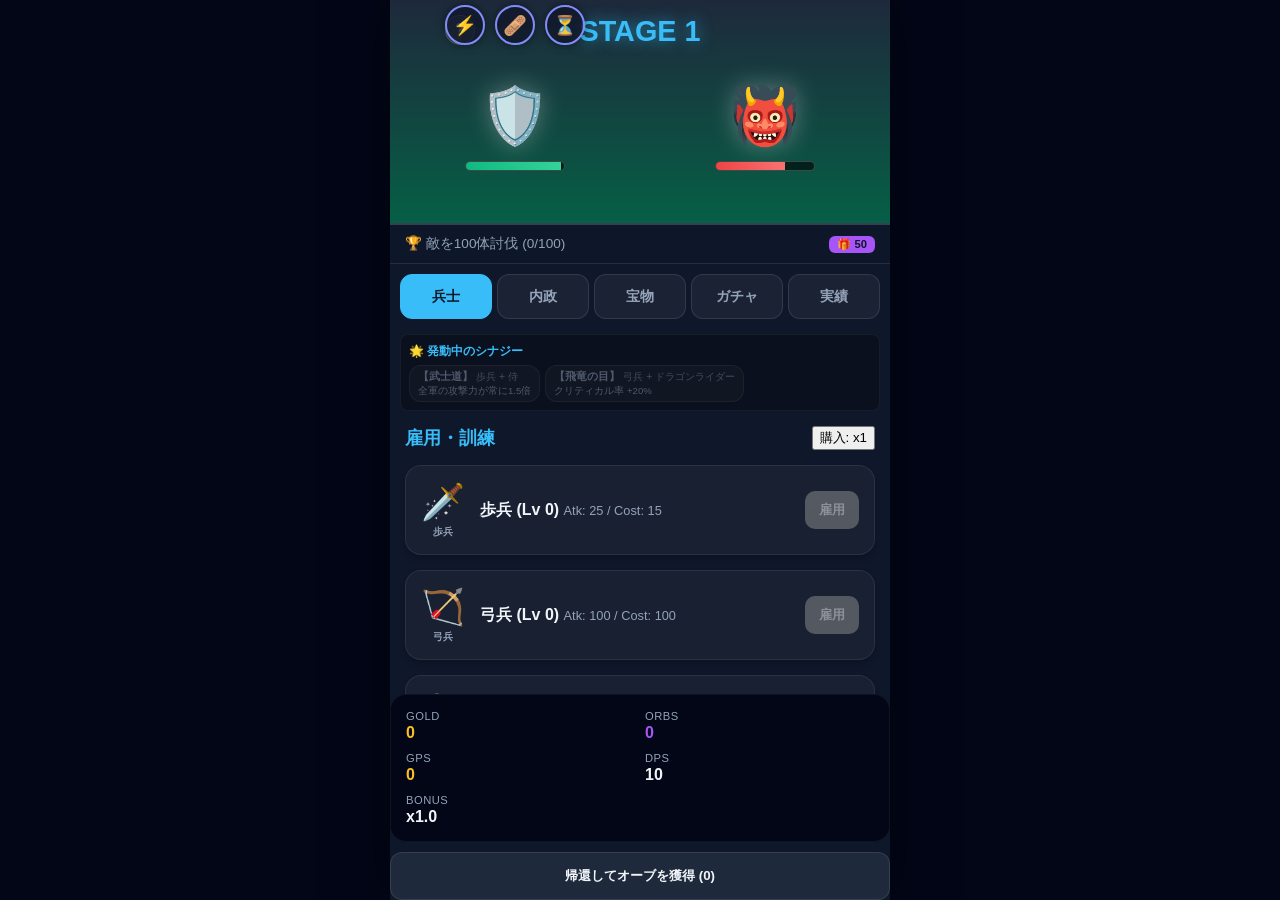
<file: index.html>
<!DOCTYPE html>
<html lang="ja">

<head>
    <meta charset="UTF-8">
    <meta name="viewport" content="width=device-width, initial-scale=1.0">
    <title>Idle Rogue Rich - プロフェッショナル・アップデート</title>
    <link rel="stylesheet" href="css/style.css">
</head>

<body>

    <div class="game-wrapper" id="game-wrapper">
        <div class="help-btn" onclick="openHelp()">?</div>

        <div class="battle-screen" id="battle-screen">
            <!-- アクティブスキルバー -->
            <div class="skill-bar" id="skill-bar">
                <div class="skill-btn" id="btn-thunder" onclick="useSkill('thunder')" title="サンダー: 敵全体に大ダメージ (CD:60秒)">
                    ⚡
                    <div class="skill-cd-overlay" id="cd-thunder"></div>
                </div>
                <div class="skill-btn" id="btn-heal" onclick="useSkill('heal')" title="ヒール: HP全回復 (CD:120秒)">
                    🩹
                    <div class="skill-cd-overlay" id="cd-heal"></div>
                </div>
                <div class="skill-btn" id="btn-haste" onclick="useSkill('haste')" title="ヘイスト: 10秒間、攻撃速度2倍 (CD:180秒)">
                    ⏳
                    <div class="skill-cd-overlay" id="cd-haste"></div>
                </div>
            </div>

            <div id="stage-down-overlay" class="stage-down-overlay">
                <div class="stage-down-text">⚠ Stage Down ⚠</div>
            </div>
            <div id="stage-down-crack" class="stage-down-crack"></div>
            <div id="boss-banner" class="boss-banner">BOSS STAGE</div>

            <div class="speed-controls" id="speed-controls">
                <button class="speed-btn active" onclick="setSpeed(1)">x1</button>
                <button class="speed-btn" id="speed-x2" onclick="setSpeed(2)">x2</button>
                <button class="speed-btn" id="speed-x3" onclick="setSpeed(3)">x3</button>
            </div>

            <div class="stage-info" id="stage-info-display">STAGE <span id="stage-num">1</span></div>
            <div class="units-container">
                <div class="entity walking" id="ally-entity">
                    <div class="avatar">🛡️</div>
                    <div class="hp-container">
                        <div id="ally-hp-bar" class="hp-fill hp-ally"></div>
                    </div>
                </div>
                <div class="entity" id="enemy-entity">
                    <div class="avatar" id="enemy-avatar">👹</div>
                    <div class="hp-container">
                        <div id="enemy-hp-bar" class="hp-fill hp-enemy"></div>
                    </div>
                </div>
            </div>
        </div>

        <div class="management-area">
            <!-- 新しい固定実績バー -->
            <div class="mission-bar" onclick="openMissions()">
                <div class="mission-summary-text" id="mission-summary-text">
                    🎯 ターゲット: 敵を100体討伐 (0/100)
                </div>
                <div class="mission-reward-badge">
                    <span>🎁</span> <span id="mission-reward-val">50</span>
                </div>
            </div>

            <div class="tabs">
                <button class="tab-btn active" onclick="showTab('units')">兵士</button>
                <button class="tab-btn" onclick="showTab('quests')">内政</button>
                <button class="tab-btn" onclick="showTab('artifacts')">宝物</button>
                <button class="tab-btn" onclick="showTab('gacha')">ガチャ</button>
                <button class="tab-btn" onclick="showTab('daily')">実績</button>
            </div>

            <!-- クラスシナジー表示ボード -->
            <div class="synergy-board" id="synergy-board">
                <div class="synergy-title"><span>🌟 発動中のシナジー</span></div>
                <div class="synergy-list" id="synergy-list">
                    <!-- JSにて動的生成 -->
                </div>
            </div>

            <div id="units-tab" class="tab-content active">
                <div class="shop-header">
                    <span class="shop-title">雇用・訓練</span>
                    <button class="toggle-btn" id="buy-mode-btn" onclick="toggleBuyMode()">購入: x1</button>
                </div>
                <div id="unit-list"></div>
            </div>

            <div id="quests-tab" class="tab-content">
                <div class="shop-header">
                    <span class="shop-title">内政・クエスト</span>
                    <button class="toggle-btn" id="quest-buy-mode-btn" onclick="toggleQuestBuyMode()">強化: x1</button>
                </div>
                <p style="font-size: 0.75rem; color: var(--text-dim); margin-bottom: 10px;">
                    クエストを強化することで、戦闘中も自動的にゴールドが生産されます (GPS)。
                </p>
                <div id="quest-list"></div>
            </div>

            <div id="artifacts-tab" class="tab-content">
                <div class="artifact-filter-area">
                    <span style="font-size:0.8rem;">📦 宝物コレクション</span>
                    <select class="rarity-select" id="rarity-filter" onchange="filterArtifacts()">
                        <option value="ALL">すべて</option>
                        <option value="L">LEGEND</option>
                        <option value="SR">SUPER RARE</option>
                        <option value="HR">HYPER RARE</option>
                        <option value="R">RARE</option>
                        <option value="N">NORMAL</option>
                    </select>
                </div>
                <div class="artifact-grid" id="artifact-list">
                    <!-- JSで動的に追加 -->
                </div>
            </div>

            <div id="gacha-tab" class="tab-content">
                <div class="gacha-layout">
                    <div class="gacha-top">
                        <div class="gacha-banner-v2">🌌 神域の宝物典</div>
                        <div style="font-size: 0.8rem; color: var(--text-dim); max-width: 280px; margin: 0 auto;">
                            古の神々が遺した秘宝の数々。<br>
                            オーブを捧げることで、持ち主の魂を恒久的に強化する力の一部を得ることができます。
                        </div>
                        <div style="margin-top:20px; font-size:0.75rem; color:var(--accent-primary);">
                            R以上 30% / HR以上 10% / L 0.5%
                        </div>
                    </div>
                    <div class="gacha-bottom">
                        <button class="gacha-btn-v2 gacha-btn-1" onclick="pullGacha()">
                            1回引く (100 Orbs)
                        </button>
                        <button class="gacha-btn-v2 gacha-btn-10" onclick="pullGacha10()">
                            10回引く (1000 Orbs)
                        </button>
                    </div>
                    <div style="margin-top:15px;">
                        <div style="font-size:0.85rem; color:var(--text-dim); margin-bottom:10px; padding:0 20px;">📦
                            所持アイテム</div>
                        <div class="gacha-owned" id="gacha-owned-list"></div>
                    </div>
                </div>
            </div>

            <!-- ===== 実績（デイリー）タブ ===== -->
            <div id="daily-tab" class="tab-content">
                <div class="shop-header">
                    <span class="shop-title">🏆 デイリー実績</span>
                </div>
                <div class="daily-reset-info" id="daily-reset-timer">次のリセットまで: --:--:--</div>
                <div id="daily-mission-list"></div>
            </div>

            <div class="footer-stats">
                <div class="stat-box">
                    <span class="stat-lbl">Gold</span>
                    <span id="gold-val" class="stat-val color-gold">0</span>
                </div>
                <div class="stat-box">
                    <span class="stat-lbl">Orbs</span>
                    <span id="orb-val" class="stat-val color-orb">0</span>
                </div>
                <div class="stat-box">
                    <span class="stat-lbl">GPS</span>
                    <span id="gps-val" class="stat-val color-gold">0</span>
                </div>
                <div class="stat-box">
                    <span class="stat-lbl">DPS</span>
                    <span id="dps-val" class="stat-val">0</span>
                </div>
                <div class="stat-box">
                    <span class="stat-lbl">Bonus</span>
                    <span id="multi-val" class="stat-val">x1.0</span>
                </div>
            </div>

            <button class="return-btn" id="return-btn" onclick="handleReturn()">
                帰還してオーブを獲得 (<span id="pending-orbs">0</span>)
            </button>
        </div>

        <!-- レジェンド詳細ポップアップ -->
        <div id="legend-detail" class="legend-popup" onclick="this.style.display='none'">
            <div id="legend-detail-content"></div>
            <button class="buy-btn" style="margin-top:15px; width:100%;">閉じる</button>
        </div>

        <!-- 実績詳細モーダル -->
        <div id="mission-modal" class="mission-modal" onclick="event.target === this && closeMissions()">
            <div class="mission-modal-content" onclick="event.stopPropagation()">
                <h2 style="margin-top:0; display:flex; justify-content:space-between; align-items:center;">
                    🎯 ステージ実績
                    <span style="font-size:1rem; color:var(--text-dim); cursor:pointer;"
                        onclick="closeMissions()">✕</span>
                </h2>
                <div id="mission-list-full"></div>
            </div>
        </div>

        <div id="result-overlay" class="overlay">
            <div class="result-card">
                <h2 style="color:var(--accent-primary); margin-top:0;" id="res-title">帰還達成</h2>
                <div id="res-stats-area" style="margin: 25px 0; text-align: left; font-size: 1.1rem;">
                    <div style="display:flex; justify-content:space-between; margin-bottom:10px;">到達ステージ: <span
                            id="res-stage">1</span></div>
                    <div style="display:flex; justify-content:space-between; color:var(--orb); font-weight:bold;">獲得オーブ:
                        <span id="res-orbs">0</span>
                    </div>
                </div>
                <div class="res-art-container">
                    <div style="font-size:0.8rem; color:var(--text-dim); margin-bottom:10px;">獲得した宝物</div>
                    <div id="res-art-list"></div>
                </div>
                <button class="gacha-btn" onclick="closeResult()"
                    style="background:var(--accent-primary); color:var(--bg-color);">次元を越える</button>
            </div>
        </div>

        <!-- ヘルプモーダル -->
        <div id="help-modal" class="modal" onclick="closeHelp()">
            <div class="modal-content" onclick="event.stopPropagation()">
                <span class="close-modal" onclick="closeHelp()">&times;</span>
                <div class="help-content">
                    <h3>遊び方</h3>
                    <p><b>1. 兵士を雇おう:</b> 獲得したゴールドで兵士を雇用し、DPSを上げてください。</p>
                    <p><b>2. ステージを進もう:</b> 敵を倒すと自動的に次のステージへ進みます。10ステージごとにボスが出現します。</p>
                    <p><b>3. 帰還して強化:</b> 限界を感じたら「帰還」しましょう。ステージ数に応じたオーブを獲得し、アーティファクトで永久強化できます。</p>
                    <p><b>4. ガチャで秘宝入手:</b> オーブを使い、強力な特殊能力を持つアーティファクトを引き当てましょう。</p>
                    <p><b>5. レア敵出現:</b> 低確率で大量のゴールドを落とすレア敵が出現します！</p>
                </div>
            </div>
        </div>

        <div id="custom-tooltip" class="tooltip"></div>
        <div id="toast-container" class="toast-container"></div>
    </div>

    <!-- Scripts -->
    <script src="js/data.js"></script>
    <script src="js/game.js"></script>
    <script src="js/ui.js"></script>
    <script src="js/main.js"></script>
</body>

</html>
</file>
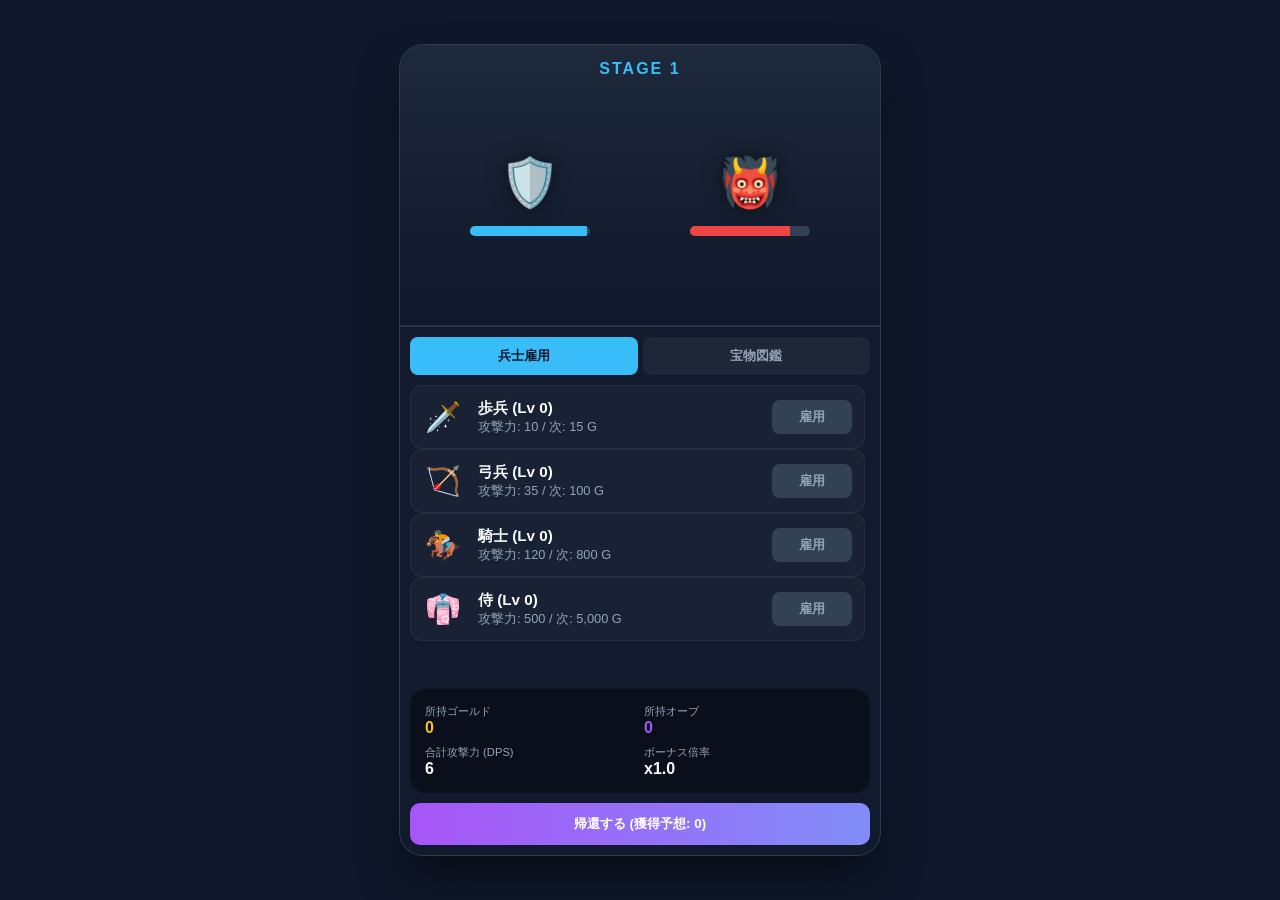
<file: RPG-main/index.html>
<!DOCTYPE html>
<html lang="ja">

<head>
    <meta charset="UTF-8">
    <meta name="viewport" content="width=device-width, initial-scale=1.0">
    <title>Idle Rogue Rich - 究極の放置RPG</title>
    <style>
        :root {
            --bg-color: #0f172a;
            --card-bg: rgba(30, 41, 59, 0.7);
            --text-main: #f8fafc;
            --text-dim: #94a3b8;
            --accent-primary: #38bdf8;
            --accent-secondary: #818cf8;
            --danger: #ef4444;
            --success: #22c55e;
            --gold: #fbbf24;
            --orb: #a855f7;
            --panel-bg: rgba(15, 23, 42, 0.6);
        }

        body {
            margin: 0;
            padding: 0;
            font-family: 'Inter', 'Segoe UI', sans-serif;
            background-color: var(--bg-color);
            color: var(--text-main);
            display: flex;
            justify-content: center;
            align-items: center;
            min-height: 100vh;
            overflow: hidden;
            user-select: none;
        }

        /* ゲーム全体のコンテナ */
        .game-wrapper {
            width: 95%;
            max-width: 480px;
            height: 90vh;
            display: flex;
            flex-direction: column;
            background: var(--card-bg);
            backdrop-filter: blur(15px);
            border: 1px solid rgba(255, 255, 255, 0.1);
            border-radius: 24px;
            overflow: hidden;
            box-shadow: 0 25px 50px -12px rgba(0, 0, 0, 0.6);
        }

        /* --- 上部：バトル実況エリア --- */
        .battle-screen {
            flex: 0 0 240px;
            position: relative;
            background: linear-gradient(to bottom, #1e293b, #0f172a);
            display: flex;
            flex-direction: column;
            justify-content: center;
            align-items: center;
            padding: 20px;
            border-bottom: 2px solid rgba(255, 255, 255, 0.05);
            overflow: hidden;
        }

        .stage-info {
            position: absolute;
            top: 15px;
            font-weight: bold;
            letter-spacing: 2px;
            color: var(--accent-primary);
        }

        .units-container {
            display: flex;
            justify-content: space-around;
            align-items: center;
            width: 100%;
            margin-top: 20px;
            position: relative;
        }

        /* ユニットの視覚表現 */
        .entity {
            display: flex;
            flex-direction: column;
            align-items: center;
            gap: 10px;
            width: 120px;
            transition: transform 0.5s ease;
        }

        .avatar {
            font-size: 3rem;
            filter: drop-shadow(0 0 10px rgba(0, 0, 0, 0.5));
        }

        /* 進軍アニメーション：上下に揺れる */
        .walking {
            animation: bobbing 0.6s infinite ease-in-out;
        }

        @keyframes bobbing {

            0%,
            100% {
                transform: translateY(0);
            }

            50% {
                transform: translateY(-8px);
            }
        }

        /* ダメージ・フラッシュ演出 */
        .hit-flash {
            animation: flash 0.2s fast;
        }

        @keyframes flash {
            0% {
                filter: brightness(1);
            }

            50% {
                filter: brightness(3) sepia(1) hue-rotate(-50deg);
            }

            100% {
                filter: brightness(1);
            }
        }

        /* ダメージ数字ポップアップ */
        .damage-popup {
            position: absolute;
            color: #ff4757;
            font-weight: bold;
            font-size: 1.2rem;
            pointer-events: none;
            animation: popup 0.8s ease-out forwards;
            text-shadow: 0 0 4px black;
            z-index: 100;
        }

        @keyframes popup {
            0% {
                transform: translateY(0);
                opacity: 1;
            }

            100% {
                transform: translateY(-50px);
                opacity: 0;
            }
        }

        .hp-container {
            width: 100%;
            height: 10px;
            background: #334155;
            border-radius: 5px;
            overflow: hidden;
            margin-top: 5px;
        }

        .hp-fill {
            height: 100%;
            transition: width 0.1s linear;
        }

        .hp-ally {
            background: var(--accent-primary);
            width: 100%;
        }

        .hp-enemy {
            background: var(--danger);
            width: 100%;
        }

        /* --- 下部：管理・強化エリア --- */
        .management-area {
            flex: 1;
            display: flex;
            flex-direction: column;
            padding: 10px;
            background: var(--panel-bg);
            overflow: hidden;
        }

        /* タブメニュー */
        .tabs {
            display: flex;
            gap: 5px;
            margin-bottom: 10px;
        }

        .tab-btn {
            flex: 1;
            padding: 10px;
            background: rgba(255, 255, 255, 0.05);
            border: none;
            color: var(--text-dim);
            border-radius: 8px;
            cursor: pointer;
            font-weight: bold;
            transition: all 0.2s;
        }

        .tab-btn.active {
            background: var(--accent-primary);
            color: var(--bg-color);
        }

        .tab-content {
            display: none;
            flex-direction: column;
            gap: 10px;
            overflow-y: auto;
            padding-right: 5px;
        }

        .tab-content.active {
            display: flex;
        }

        /* スクロールバーの美化 */
        .tab-content::-webkit-scrollbar {
            width: 4px;
        }

        .tab-content::-webkit-scrollbar-thumb {
            background: rgba(255, 255, 255, 0.1);
            border-radius: 2px;
        }

        /* カード風アイテム */
        .item-card {
            background: rgba(255, 255, 255, 0.03);
            border: 1px solid rgba(255, 255, 255, 0.05);
            border-radius: 12px;
            padding: 12px;
            display: flex;
            align-items: center;
            gap: 15px;
            transition: transform 0.2s;
        }

        .item-card:active {
            transform: scale(0.98);
        }

        .item-icon {
            font-size: 1.8rem;
            width: 40px;
            text-align: center;
        }

        .item-info {
            flex: 1;
        }

        .item-name {
            display: block;
            font-weight: bold;
            font-size: 0.95rem;
        }

        .item-desc {
            display: block;
            font-size: 0.8rem;
            color: var(--text-dim);
        }

        .buy-btn {
            background: var(--accent-primary);
            color: var(--bg-color);
            border: none;
            padding: 8px 12px;
            border-radius: 8px;
            font-weight: bold;
            cursor: pointer;
            min-width: 80px;
        }

        .buy-btn:disabled {
            background: #334155;
            color: var(--text-dim);
            cursor: not-allowed;
        }

        /* アーティファクト図鑑 */
        .artifact-grid {
            display: grid;
            grid-template-columns: repeat(auto-fill, minmax(60px, 1fr));
            gap: 10px;
        }

        .artifact-slot {
            aspect-ratio: 1;
            background: rgba(0, 0, 0, 0.3);
            border: 1px solid rgba(255, 255, 255, 0.1);
            border-radius: 10px;
            display: flex;
            justify-content: center;
            align-items: center;
            font-size: 1.5rem;
            position: relative;
            filter: grayscale(1);
            opacity: 0.3;
        }

        .artifact-slot.owned {
            filter: grayscale(0);
            opacity: 1;
            border-color: var(--orb);
            box-shadow: 0 0 10px rgba(168, 85, 247, 0.3);
        }

        /* フッター統計 */
        .footer-stats {
            margin-top: auto;
            padding: 15px;
            background: rgba(0, 0, 0, 0.4);
            border-radius: 16px;
            display: grid;
            grid-template-columns: repeat(2, 1fr);
            gap: 8px;
        }

        .stat-box {
            display: flex;
            flex-direction: column;
        }

        .stat-lbl {
            font-size: 0.7rem;
            color: var(--text-dim);
        }

        .stat-val {
            font-weight: bold;
            font-size: 1rem;
        }

        .color-gold {
            color: var(--gold);
        }

        .color-orb {
            color: var(--orb);
        }

        #return-container {
            margin-top: 10px;
        }

        .return-btn {
            width: 100%;
            padding: 12px;
            background: linear-gradient(to right, var(--orb), var(--accent-secondary));
            color: white;
            border: none;
            border-radius: 10px;
            font-weight: bold;
            cursor: pointer;
        }
    </style>
</head>

<body>

    <div class="game-wrapper">
        <!-- バトルエリア -->
        <div class="battle-screen">
            <div class="stage-info">STAGE <span id="stage-num">1</span></div>

            <div class="units-container" id="unit-view">
                <!-- 味方 -->
                <div class="entity walking" id="ally-entity">
                    <div class="avatar">🛡️</div>
                    <div class="hp-container">
                        <div id="ally-hp-bar" class="hp-fill hp-ally"></div>
                    </div>
                </div>

                <!-- 敵 -->
                <div class="entity" id="enemy-entity">
                    <div class="avatar" id="enemy-avatar">👹</div>
                    <div class="hp-container">
                        <div id="enemy-hp-bar" class="hp-fill hp-enemy"></div>
                    </div>
                </div>
            </div>
        </div>

        <!-- 管理エリア -->
        <div class="management-area">
            <div class="tabs">
                <button class="tab-btn active" onclick="showTab('units')">兵士雇用</button>
                <button class="tab-btn" onclick="showTab('artifacts')">宝物図鑑</button>
            </div>

            <!-- 兵士タブ -->
            <div id="units-tab" class="tab-content active">
                <div id="unit-list">
                    <!-- JSで動的に生成 -->
                </div>
            </div>

            <!-- アーティファクトタブ -->
            <div id="artifacts-tab" class="tab-content">
                <div class="artifact-grid" id="artifact-list">
                    <!-- JSで動的に生成 -->
                </div>
            </div>

            <!-- 統計と帰還 -->
            <div class="footer-stats">
                <div class="stat-box">
                    <span class="stat-lbl">所持ゴールド</span>
                    <span id="gold-val" class="stat-val color-gold">0</span>
                </div>
                <div class="stat-box">
                    <span class="stat-lbl">所持オーブ</span>
                    <span id="orb-val" class="stat-val color-orb">0</span>
                </div>
                <div class="stat-box">
                    <span class="stat-lbl">合計攻撃力 (DPS)</span>
                    <span id="dps-val" class="stat-val">0</span>
                </div>
                <div class="stat-box">
                    <span class="stat-lbl">ボーナス倍率</span>
                    <span id="multi-val" class="stat-val">x1.0</span>
                </div>
            </div>

            <div id="return-container">
                <button class="return-btn" id="return-btn" onclick="handleReturn()">
                    帰還する (獲得予想: <span id="pending-orbs">0</span>)
                </button>
            </div>
        </div>
    </div>

    <script>

        // --- 定数定義 ---
        const UNIT_TYPES = [
            { id: 'infantry', name: '歩兵', icon: '🗡️', baseAtk: 10, baseCost: 15 },
            { id: 'archer', name: '弓兵', icon: '🏹', baseAtk: 35, baseCost: 100 },
            { id: 'knight', name: '騎士', icon: '🏇', baseAtk: 120, baseCost: 800 },
            { id: 'samurai', name: '侍', icon: '👘', baseAtk: 500, baseCost: 5000 }
        ];

        const RARITIES = {
            L: { name: 'レジェンド', color: '#fbbf24', chance: 0.005 },
            SR: { name: 'スーパーレア', color: '#a855f7', chance: 0.025 },
            HR: { name: 'ハイパーレア', color: '#3b82f6', chance: 0.07 },
            R: { name: 'レア', color: '#22c55e', chance: 0.20 },
            N: { name: 'ノーマル', color: '#94a3b8', chance: 0.70 }
        };

        const ARTIFACT_DATA = [
            { id: 'gungnir', rarity: 'L', name: '神槍グングニル', icon: '🔱', effect: 'atk_add', value: 10.0 },
            { id: 'dainsleif', rarity: 'L', name: '魔剣ダインスレイヴ', icon: '👿', effect: 'atk_add', value: 5.0, special: 'regen' },
            { id: 'legend_sword', rarity: 'SR', name: '伝説の剣', icon: '⚔️', effect: 'atk_add', value: 1.0 },
            { id: 'sage_stone', rarity: 'SR', name: '賢者の石', icon: '💎', effect: 'gold_multi', value: 1.0 },
            { id: 'tyrant_shield', rarity: 'SR', name: '覇王の盾', icon: '🛡️', effect: 'hp_multi', value: 1.0 },
            { id: 'mithril_sword', rarity: 'HR', name: 'ミスリルの剣', icon: '🗡️', effect: 'atk_add', value: 0.75 },
            { id: 'diamond', rarity: 'HR', name: 'ダイヤモンド', icon: '💠', effect: 'gold_multi', value: 0.75 },
            { id: 'hero_shield', rarity: 'HR', name: '勇者の盾', icon: '🔰', effect: 'hp_multi', value: 0.75 },
            { id: 'haste_boots', rarity: 'HR', name: '韋駄天の靴', icon: '👟', effect: 'atk_multi', value: 0.75 },
            { id: 'crystal', rarity: 'R', name: 'クリスタル', icon: '🔮', effect: 'gold_multi', value: 0.5 },
            { id: 'iron_shield_r', rarity: 'R', name: '鉄の盾', icon: '🛡️', effect: 'hp_multi', value: 0.5 },
            { id: 'sport_shoes', rarity: 'R', name: 'スポーツシューズ', icon: '👟', effect: 'atk_multi', value: 0.5 },
            { id: 'gold_sword_r', rarity: 'R', name: '黄金の剣', icon: '✨', effect: 'atk_add', value: 0.5 },
            { id: 'iron_sword', rarity: 'N', name: '鉄の剣', icon: '⚔️', effect: 'atk_add', value: 0.25 },
            { id: 'medal', rarity: 'N', name: 'メダル', icon: '🏅', effect: 'gold_multi', value: 0.25 },
            { id: 'shoes', rarity: 'N', name: '靴', icon: '👞', effect: 'atk_multi', value: 0.25 },
            { id: 'shield_n', rarity: 'N', name: '盾', icon: '🛡️', effect: 'hp_multi', value: 0.25 }
        ];

        const ENEMY_ICONS = ['👹', '💀', '👻', '🐲', '🧟', '🐺', '🦂'];

        // --- クラス定義 ---

        class ArtifactManager {
            constructor() {
                this.owned = {}; // { id: level }
            }

            draw(count) {
                const results = [];
                for (let i = 0; i < count; i++) {
                    const r = Math.random();
                    let cumulative = 0;
                    let selectedRarity = 'N';

                    for (const [key, meta] of Object.entries(RARITIES)) {
                        cumulative += meta.chance;
                        if (r <= cumulative) {
                            selectedRarity = key;
                            break;
                        }
                    }

                    const pool = ARTIFACT_DATA.filter(a => a.rarity === selectedRarity);
                    const picked = pool[Math.floor(Math.random() * pool.length)];

                    this.owned[picked.id] = (this.owned[picked.id] || 0) + 1;
                    if (this.owned[picked.id] > 10000) this.owned[picked.id] = 10000;

                    results.push(picked);
                }
                return results;
            }

            getBonuses() {
                let bonuses = { atkAdd: 0, atkMulti: 1.0, goldMulti: 1.0, hpMulti: 1.0, regen: false };
                for (const [id, level] of Object.entries(this.owned)) {
                    const data = ARTIFACT_DATA.find(a => a.id === id);
                    if (!data) continue;

                    const totalBonus = data.value * level;

                    switch (data.effect) {
                        case 'atk_add': bonuses.atkAdd += totalBonus; break;
                        case 'atk_multi': bonuses.atkMulti += totalBonus; break;
                        case 'gold_multi': bonuses.goldMulti += totalBonus; break;
                        case 'hp_multi': bonuses.hpMulti += totalBonus; break;
                    }
                    if (data.special === 'regen') bonuses.regen = true;
                }
                return bonuses;
            }
        }

        class Game {
            constructor() {
                this.stage = 1;
                this.gold = 0;
                this.orbs = 0;
                this.units = {};
                UNIT_TYPES.forEach(t => this.units[t.id] = 0);
                this.artifactManager = new ArtifactManager();
                this.lastSave = Date.now();
            }

            getUnitCost(id) {
                const type = UNIT_TYPES.find(u => u.id === id);
                return Math.floor(type.baseCost * Math.pow(1.15, this.units[id]));
            }

            getStats() {
                let rawAtk = 0;
                UNIT_TYPES.forEach(type => {
                    rawAtk += type.baseAtk * this.units[type.id];
                });
                if (rawAtk === 0) rawAtk = 6;

                const artBonuses = this.artifactManager.getBonuses();
                const orbBonus = 1.0 + (this.orbs * 0.1);

                const dps = (rawAtk * (1.0 + artBonuses.atkAdd) * artBonuses.atkMulti) * orbBonus;
                const goldMulti = artBonuses.goldMulti;
                const hpMulti = artBonuses.hpMulti;

                return { dps, goldMulti, hpMulti, regen: artBonuses.regen };
            }

            save() {
                const saveData = {
                    stage: this.stage,
                    gold: this.gold,
                    orbs: this.orbs,
                    units: this.units,
                    artifacts: this.artifactManager.owned,
                    lastSave: Date.now()
                };
                localStorage.setItem('idleRogueRich_v2_Save', JSON.stringify(saveData));
            }

            load() {
                const data = localStorage.getItem('idleRogueRich_v2_Save');
                if (data) {
                    const parsed = JSON.parse(data);
                    this.stage = parsed.stage || 1;
                    this.gold = parsed.gold || 0;
                    this.orbs = parsed.orbs || 0;
                    this.units = parsed.units || this.units;
                    this.artifactManager.owned = parsed.artifacts || {};
                }
            }
        }

        // --- 管理インスタンス ---
        const gameInstance = new Game();
        let battle = {
            enemyHp: 50,
            enemyMaxHp: 50,
            allyHp: 200,
            allyMaxHp: 200,
            lastTick: Date.now(),
            isBoss: false
        };

        // --- UI制御 ---
        function showTab(tabName) {
            document.querySelectorAll('.tab-content').forEach(c => c.classList.remove('active'));
            document.querySelectorAll('.tab-btn').forEach(b => b.classList.remove('active'));
            document.getElementById(`${tabName}-tab`).classList.add('active');
            event.currentTarget.classList.add('active');
        }

        function initUI() {
            const list = document.getElementById('unit-list');
            list.innerHTML = '';
            UNIT_TYPES.forEach(type => {
                const card = document.createElement('div');
                card.className = 'item-card';
                card.innerHTML = `
                    <div class="item-icon">${type.icon}</div>
                    <div class="item-info">
                        <span class="item-name">${type.name} (Lv <span id="lv-${type.id}">0</span>)</span>
                        <span class="item-desc">攻撃力: ${type.baseAtk} / 次: <span id="cost-${type.id}">0</span> G</span>
                    </div>
                    <button class="buy-btn" id="btn-${type.id}" onclick="buyUnit('${type.id}')">雇用</button>
                `;
                list.appendChild(card);
            });

            const artList = document.getElementById('artifact-list');
            artList.innerHTML = '';
            ARTIFACT_DATA.forEach(art => {
                const slot = document.createElement('div');
                slot.id = `art-${art.id}`;
                slot.className = `artifact-slot`;
                slot.style.borderColor = RARITIES[art.rarity].color;
                slot.innerHTML = art.icon;
                slot.title = `${art.name} [${RARITIES[art.rarity].name}]\n効果: ${art.effect} (Lv 0)`;
                artList.appendChild(slot);
            });
        }

        function updateUI() {
            const stats = gameInstance.getStats();
            document.getElementById('stage-num').innerHTML = battle.isBoss ? `<span style="color:var(--danger)">BOSS</span> ${gameInstance.stage}` : gameInstance.stage;
            document.getElementById('gold-val').textContent = Math.floor(gameInstance.gold).toLocaleString();
            document.getElementById('orb-val').textContent = gameInstance.orbs.toLocaleString();
            document.getElementById('dps-val').textContent = Math.floor(stats.dps).toLocaleString();

            const rawAtkSum = UNIT_TYPES.reduce((s, t) => s + t.baseAtk * gameInstance.units[t.id], 0) || 6;
            document.getElementById('multi-val').textContent = `x${(stats.dps / rawAtkSum).toFixed(1)}`;

            UNIT_TYPES.forEach(type => {
                const cost = gameInstance.getUnitCost(type.id);
                document.getElementById(`lv-${type.id}`).textContent = gameInstance.units[type.id];
                document.getElementById(`cost-${type.id}`).textContent = cost.toLocaleString();
                document.getElementById(`btn-${type.id}`).disabled = gameInstance.gold < cost;
            });

            // 宝物の更新
            for (const art of ARTIFACT_DATA) {
                const level = gameInstance.artifactManager.owned[art.id] || 0;
                const slot = document.getElementById(`art-${art.id}`);
                if (level > 0) {
                    slot.classList.add('owned');
                    slot.title = `${art.name} [${RARITIES[art.rarity].name}]\nLv ${level}`;
                    // レベルをスロットの下に小さく表示したい場合はここで調整可能
                }
            }

            const pending = Math.floor(gameInstance.stage / 10);
            document.getElementById('pending-orbs').textContent = pending;
            document.getElementById('return-btn').disabled = gameInstance.stage < 10;

            document.getElementById('enemy-hp-bar').style.width = (battle.enemyHp / battle.enemyMaxHp * 100) + '%';
            document.getElementById('ally-hp-bar').style.width = (battle.allyHp / battle.allyMaxHp * 100) + '%';
        }

        // --- ロジック ---
        function buyUnit(id) {
            const cost = gameInstance.getUnitCost(id);
            if (gameInstance.gold >= cost) {
                gameInstance.gold -= cost;
                gameInstance.units[id]++;
                updateUI();
                gameInstance.save();
            }
        }

        function createDamageText(amount, xOffset, color = '#ff4757') {
            const container = document.querySelector('.battle-screen');
            const el = document.createElement('div');
            el.className = 'damage-popup';
            el.textContent = `-${Math.floor(amount)}`;
            el.style.color = color;
            el.style.left = `calc(50% + ${xOffset}px)`;
            el.style.top = `50%`;
            container.appendChild(el);
            setTimeout(() => el.remove(), 800);
        }

        function spawnNextEnemy() {
            gameInstance.stage++;
            battle.isBoss = (gameInstance.stage % 10 === 0);

            let hpBase = 50 * Math.pow(1.25, gameInstance.stage - 1);
            if (battle.isBoss) hpBase *= 10; // ボスはHP10倍

            battle.enemyMaxHp = Math.floor(hpBase);
            battle.enemyHp = battle.enemyMaxHp;

            const avatar = battle.isBoss ? '🐉' : ENEMY_ICONS[Math.floor(Math.random() * ENEMY_ICONS.length)];
            const enemyEl = document.getElementById('enemy-entity');
            const enemyAvatar = document.getElementById('enemy-avatar');

            enemyEl.style.transform = 'translateX(100px)';
            enemyEl.style.opacity = '0';
            enemyAvatar.style.fontSize = battle.isBoss ? '5rem' : '3rem';

            setTimeout(() => {
                enemyAvatar.textContent = avatar;
                enemyEl.style.transform = 'translateX(0)';
                enemyEl.style.opacity = '1';
            }, 300);
        }

        function handleReturn() {
            const pendingOrbs = Math.floor(gameInstance.stage / 10);
            if (confirm(`帰還して「オーブ ${pendingOrbs}個」と「宝物 ${pendingOrbs}個」を獲得しますか？（進行状況はリセットされます）`)) {

                // 宝物の抽選
                const rewards = gameInstance.artifactManager.draw(pendingOrbs);
                if (rewards.length > 0) {
                    const names = rewards.slice(0, 5).map(r => `[${r.rarity}] ${r.name}`).join('\n');
                    alert(`宝物を獲得しました！\n${names}${rewards.length > 5 ? `\n...他 ${rewards.length - 5}個` : ''}`);
                }

                gameInstance.orbs += pendingOrbs;
                gameInstance.stage = 1;
                gameInstance.gold = 0;
                UNIT_TYPES.forEach(t => gameInstance.units[t.id] = 0);

                battle.enemyMaxHp = 50;
                battle.enemyHp = 50;
                battle.isBoss = false;

                const stats = gameInstance.getStats();
                battle.allyMaxHp = 200 * stats.hpMulti;
                battle.allyHp = battle.allyMaxHp;

                initUI();
                updateUI();
                gameInstance.save();
            }
        }

        let lastRegenTick = 0;

        function gameLoop() {
            const now = Date.now();
            const dt = (now - battle.lastTick) / 1000;
            battle.lastTick = now;

            const stats = gameInstance.getStats();
            battle.allyMaxHp = 200 * stats.hpMulti;

            // 敵へのダメージ
            const dmgToEnemy = stats.dps * dt;
            battle.enemyHp -= dmgToEnemy;

            // ダメージ演出
            if (now % 500 < 30) {
                createDamageText(stats.dps / 2, 40);
                document.getElementById('enemy-entity').classList.add('hit-flash');
                setTimeout(() => document.getElementById('enemy-entity').classList.remove('hit-flash'), 200);
            }

            // 毎秒回復 (ダインスレイヴ)
            if (stats.regen && now - lastRegenTick > 1000) {
                const regenAmt = battle.allyMaxHp * 0.2;
                battle.allyHp = Math.min(battle.allyMaxHp, battle.allyHp + regenAmt);
                createDamageText(regenAmt, -40, '#22c55e'); // 回復を緑で表示
                lastRegenTick = now;
            }

            if (battle.enemyHp <= 0) {
                let goldBase = 10 * Math.pow(1.2, gameInstance.stage - 1);
                if (battle.isBoss) goldBase *= 5; // ボス報酬5倍
                gameInstance.gold += goldBase * stats.goldMulti;
                spawnNextEnemy();
            }

            // 味方へのダメージ
            const monsterDmg = (2 + gameInstance.stage * 1.5) * dt;
            battle.allyHp -= monsterDmg;

            if (battle.allyHp <= 0) {
                gameInstance.stage = Math.max(1, gameInstance.stage - 1);
                battle.isBoss = (gameInstance.stage % 10 === 0);
                battle.enemyMaxHp = Math.floor(50 * Math.pow(1.25, gameInstance.stage - 1)) * (battle.isBoss ? 10 : 1);
                battle.enemyHp = battle.enemyMaxHp;
                battle.allyHp = battle.allyMaxHp;
            }

            updateUI();
            requestAnimationFrame(gameLoop);
        }

        // --- 開始 ---
        gameInstance.load();
        initUI();
        updateUI();
        setInterval(() => gameInstance.save(), 10000);
        requestAnimationFrame(gameLoop);

    </script>

</body>

</html>
</file>
<file: css/style.css>
��                : r o o t   {  
                         - - b g - c o l o r :   # 0 f 1 7 2 a ;  
                         - - c a r d - b g :   # 1 e 2 9 3 b ;  
                         - - a c c e n t - p r i m a r y :   # 3 8 b d f 8 ;  
                         - - a c c e n t - s e c o n d a r y :   # 8 1 8 c f 8 ;  
                         - - t e x t - m a i n :   # f 1 f 5 f 9 ;  
                         - - t e x t - d i m :   # 9 4 a 3 b 8 ;  
                         - - d a n g e r :   # e f 4 4 4 4 ;  
                         - - s u c c e s s :   # 2 2 c 5 5 e ;  
                         - - g o l d :   # f b b f 2 4 ;  
                         - - o r b :   # a 8 5 5 f 7 ;  
                 }  
  
                 *   {  
                         b o x - s i z i n g :   b o r d e r - b o x ;  
                         - w e b k i t - t a p - h i g h l i g h t - c o l o r :   t r a n s p a r e n t ;  
                 }  
  
                 b o d y   {  
                         f o n t - f a m i l y :   ' I n t e r ' ,   ' H i r a g i n o   K a k u   G o t h i c   P r o N ' ,   ' M e i r y o ' ,   s a n s - s e r i f ;  
                         b a c k g r o u n d - c o l o r :   # 0 2 0 6 1 7 ;  
                         c o l o r :   v a r ( - - t e x t - m a i n ) ;  
                         m a r g i n :   0 ;  
                         d i s p l a y :   f l e x ;  
                         j u s t i f y - c o n t e n t :   c e n t e r ;  
                         a l i g n - i t e m s :   c e n t e r ;  
                         m i n - h e i g h t :   1 0 0 v h ;  
                         o v e r f l o w :   h i d d e n ;  
                         f o n t - s i z e :   1 6 p x ;  
                         / *   B a s e   f o n t   f o r   m o b i l e   s c a l i n g   * /  
                 }  
  
                 @ m e d i a   ( m a x - w i d t h :   4 8 0 p x )   {  
                         b o d y   {  
                                 f o n t - s i z e :   1 4 p x ;  
                         }  
  
                         . g a m e - w r a p p e r   {  
                                 h e i g h t :   1 0 0 d v h ;  
                                 m a x - w i d t h :   1 0 0 v w ;  
                         }  
  
                         . i t e m - c a r d   {  
                                 p a d d i n g :   1 0 p x   8 p x ;  
                         }  
  
                         . t a b - b t n   {  
                                 p a d d i n g :   1 0 p x   2 p x ;  
                                 f o n t - s i z e :   0 . 8 r e m ;  
                         }  
  
                         . t a b s   {  
                                 m a r g i n :   5 p x ;  
                                 g a p :   2 p x ;  
                         }  
  
                         . f o o t e r - s t a t s   {  
                                 g a p :   3 p x ;  
                                 p a d d i n g :   8 p x   3 p x ;  
                         }  
  
                         . s t a t - l b l   {  
                                 f o n t - s i z e :   0 . 6 r e m ;  
                         }  
  
                         . s t a t - v a l   {  
                                 f o n t - s i z e :   0 . 8 r e m ;  
                         }  
  
                         . b u y - b t n   {  
                                 p a d d i n g :   8 p x   1 0 p x ;  
                                 f o n t - s i z e :   0 . 8 5 r e m ;  
                         }  
  
                         . s h o p - h e a d e r   {  
                                 m a r g i n - b o t t o m :   1 0 p x ;  
                         }  
  
                         . s h o p - t i t l e   {  
                                 f o n t - s i z e :   1 r e m ;  
                         }  
  
                         . m i s s i o n - b a r   {  
                                 p a d d i n g :   8 p x   1 0 p x ;  
                                 f o n t - s i z e :   0 . 7 5 r e m ;  
                         }  
                 }  
  
                 . g a m e - w r a p p e r   {  
                         w i d t h :   1 0 0 % ;  
                         m a x - w i d t h :   5 0 0 p x ;  
                         / *   S l i g h t l y   w i d e r   f o r   b e t t e r   U I   * /  
                         h e i g h t :   1 0 0 v h ;  
                         b a c k g r o u n d - c o l o r :   v a r ( - - b g - c o l o r ) ;  
                         d i s p l a y :   f l e x ;  
                         f l e x - d i r e c t i o n :   c o l u m n ;  
                         p o s i t i o n :   r e l a t i v e ;  
                         b o x - s h a d o w :   0   0   5 0 p x   r g b a ( 0 ,   0 ,   0 ,   0 . 5 ) ;  
                 }  
  
                 / *   ]~��0]~k�g~h�]~j�g~b�  * /  
                 . b a t t l e - s c r e e n   {  
                         f l e x :   0   0   2 5 % ;  
                         p o s i t i o n :   r e l a t i v e ;  
                         b a c k g r o u n d :   l i n e a r - g r a d i e n t ( t o   b o t t o m ,   # 1 e 1 b 4 b ,   # 0 f 1 7 2 a ) ;  
                         b o r d e r - b o t t o m :   2 p x   s o l i d   r g b a ( 2 5 5 ,   2 5 5 ,   2 5 5 ,   0 . 1 ) ;  
                         o v e r f l o w :   h i d d e n ;  
                         t r a n s i t i o n :   b o x - s h a d o w   0 . 3 s ;  
                 }  
  
                 . s t a g e - i n f o   {  
                         p o s i t i o n :   a b s o l u t e ;  
                         t o p :   1 5 p x ;  
                         w i d t h :   1 0 0 % ;  
                         t e x t - a l i g n :   c e n t e r ;  
                         f o n t - s i z e :   1 . 8 r e m ;  
                         f o n t - w e i g h t :   8 0 0 ;  
                         c o l o r :   v a r ( - - a c c e n t - p r i m a r y ) ;  
                         t e x t - s h a d o w :   0   0   1 5 p x   r g b a ( 5 6 ,   1 8 9 ,   2 4 8 ,   0 . 6 ) ;  
                         z - i n d e x :   1 0 ;  
                 }  
  
                 / *   ɖ|��e�]~�aa0]~s�:~n���a�	�y����S|�;SR0]~l�]~|�g~b�g~f�]~(�|��0* /  
                 . b u y - b t n : d i s a b l e d   {  
                         f i l t e r :   g r a y s c a l e ( 1 0 0 % ) ;  
                         o p a c i t y :   0 . 5 ;  
                         c u r s o r :   n o t - a l l o w e d ;  
                         p o i n t e r - e v e n t s :   n o n e ;  
                 }  
  
                 / *   ߆�W� �n�0g~�]~s�  * /  
                 . s p e e d - c o n t r o l s   {  
                         p o s i t i o n :   a b s o l u t e ;  
                         t o p :   7 0 p x ;  
                         l e f t :   5 5 p x ;  
                         d i s p l a y :   n o n e ;  
                         / *   ��o����00 �bih��`|��*":~g����:~�0* /  
                         g a p :   5 p x ;  
                         z - i n d e x :   1 0 0 ;  
                 }  
  
                 . s p e e d - b t n   {  
                         b a c k g r o u n d :   r g b a ( 0 ,   0 ,   0 ,   0 . 6 ) ;  
                         b o r d e r :   1 p x   s o l i d   v a r ( - - a c c e n t - s e c o n d a r y ) ;  
                         c o l o r :   w h i t e ;  
                         p a d d i n g :   4 p x   8 p x ;  
                         b o r d e r - r a d i u s :   4 p x ;  
                         f o n t - s i z e :   0 . 7 r e m ;  
                         c u r s o r :   p o i n t e r ;  
                         t r a n s i t i o n :   0 . 2 s ;  
                 }  
  
                 . s p e e d - b t n . a c t i v e   {  
                         b a c k g r o u n d :   v a r ( - - a c c e n t - s e c o n d a r y ) ;  
                         f o n t - w e i g h t :   b o l d ;  
                 }  
  
                 . s p e e d - b t n : h o v e r : n o t ( . a c t i v e )   {  
                         b a c k g r o u n d :   r g b a ( 2 5 5 ,   2 5 5 ,   2 5 5 ,   0 . 2 ) ;  
                 }  
  
                 . s p e e d - b t n : a c t i v e : n o t ( . a c t i v e )   {  
                         t r a n s f o r m :   s c a l e ( 0 . 9 5 ) ;  
                 }  
  
                 / *   ]~�a[0���l�05�:S8e  * /  
                 . b o s s - b a n n e r   {  
                         p o s i t i o n :   a b s o l u t e ;  
                         t o p :   5 0 % ;  
                         l e f t :   5 0 % ;  
                         t r a n s f o r m :   t r a n s l a t e ( - 5 0 % ,   - 5 0 % )   s c a l e ( 0 ) ;  
                         b a c k g r o u n d :   l i n e a r - g r a d i e n t ( 9 0 d e g ,   t r a n s p a r e n t ,   r g b a ( 2 2 0 ,   3 8 ,   3 8 ,   0 . 9 ) ,   t r a n s p a r e n t ) ;  
                         c o l o r :   w h i t e ;  
                         w i d t h :   1 0 0 % ;  
                         t e x t - a l i g n :   c e n t e r ;  
                         p a d d i n g :   2 0 p x   0 ;  
                         f o n t - s i z e :   2 r e m ;  
                         f o n t - w e i g h t :   9 0 0 ;  
                         z - i n d e x :   5 0 0 ;  
                         p o i n t e r - e v e n t s :   n o n e ;  
                         t r a n s i t i o n :   0 . 5 s   c u b i c - b e z i e r ( 0 . 1 7 5 ,   0 . 8 8 5 ,   0 . 3 2 ,   1 . 2 7 5 ) ;  
                         t e x t - s h a d o w :   0   0   1 0 p x   b l a c k ;  
                 }  
  
                 . b o s s - b a n n e r . s h o w   {  
                         t r a n s f o r m :   t r a n s l a t e ( - 5 0 % ,   - 5 0 % )   s c a l e ( 1 ) ;  
                 }  
  
                 / *   g~y�]~�0�0g~x�]~� g~f�]~s��0�X�:~;SA�:~j�]~uP�0���l�0  * /  
                 . s t a g e - d o w n - c r a c k   {  
                         p o s i t i o n :   a b s o l u t e ;  
                         i n s e t :   0 ;  
                         b a c k g r o u n d :   u r l ( ' d a t a : i m a g e / s v g + x m l ; u t f 8 , < s v g   x m l n s = " h t t p : / / w w w . w 3 . o r g / 2 0 0 0 / s v g "   w i d t h = " 1 0 0 "   h e i g h t = " 1 0 0 "   v i e w B o x = " 0   0   1 0 0   1 0 0 " > < p a t h   d = " M 0   0   L 2 0   3 0   L 1 0   5 0   L 4 0   7 0   L 3 0   1 0 0   M 6 0   0   L 5 0   4 0   L 8 0   6 0   L 7 0   9 0   L 1 0 0   1 0 0 "   s t r o k e = " w h i t e "   s t r o k e - w i d t h = " 2 "   f i l l = " n o n e "   o p a c i t y = " 0 . 5 " / > < / s v g > ' ) ;  
                         p o i n t e r - e v e n t s :   n o n e ;  
                         d i s p l a y :   n o n e ;  
                         o p a c i t y :   0 ;  
                         t r a n s i t i o n :   0 . 3 s ;  
                 }  
  
                 @ k e y f r a m e s   s h a k e - l i t e   {  
  
                         0 % ,  
                         1 0 0 %   {  
                                 t r a n s f o r m :   t r a n s l a t e ( 0 ,   0 ) ;  
                         }  
  
                         2 5 %   {  
                                 t r a n s f o r m :   t r a n s l a t e ( - 2 p x ,   2 p x ) ;  
                         }  
  
                         7 5 %   {  
                                 t r a n s f o r m :   t r a n s l a t e ( 2 p x ,   - 2 p x ) ;  
                         }  
                 }  
  
                 . s h a k e - s c r e e n   {  
                         a n i m a t i o n :   s h a k e - l i t e   0 . 2 s   3 ;  
                 }  
  
                 / *   ��IfĞ]~�E0]~k�g~�]~|�  * /  
                 . a r t i f a c t - f i l t e r - a r e a   {  
                         d i s p l a y :   f l e x ;  
                         j u s t i f y - c o n t e n t :   s p a c e - b e t w e e n ;  
                         a l i g n - i t e m s :   c e n t e r ;  
                         p a d d i n g :   1 0 p x ;  
                         b a c k g r o u n d :   r g b a ( 0 ,   0 ,   0 ,   0 . 2 ) ;  
                         b o r d e r - r a d i u s :   8 p x ;  
                         m a r g i n - b o t t o m :   1 0 p x ;  
                 }  
  
                 . r a r i t y - s e l e c t   {  
                         b a c k g r o u n d :   v a r ( - - c a r d - b g ) ;  
                         c o l o r :   w h i t e ;  
                         b o r d e r :   1 p x   s o l i d   r g b a ( 2 5 5 ,   2 5 5 ,   2 5 5 ,   0 . 1 ) ;  
                         p a d d i n g :   5 p x ;  
                         f o n t - s i z e :   0 . 8 r e m ;  
                         b o r d e r - r a d i u s :   4 p x ;  
                 }  
  
                 / *   ]~l�g~x�g~g�]~s�]~��i�s���p�]~4f�0]~�RD0]~�0�0  * /  
                 . l e g e n d - p o p u p   {  
                         p o s i t i o n :   f i x e d ;  
                         t o p :   5 0 % ;  
                         l e f t :   5 0 % ;  
                         t r a n s f o r m :   t r a n s l a t e ( - 5 0 % ,   - 5 0 % ) ;  
                         b a c k g r o u n d :   v a r ( - - c a r d - b g ) ;  
                         b o r d e r :   2 p x   s o l i d   v a r ( - - g o l d ) ;  
                         p a d d i n g :   2 0 p x ;  
                         b o r d e r - r a d i u s :   1 2 p x ;  
                         z - i n d e x :   1 0 0 0 ;  
                         d i s p l a y :   n o n e ;  
                         w i d t h :   8 0 % ;  
                         m a x - w i d t h :   3 0 0 p x ;  
                         b o x - s h a d o w :   0   0   3 0 p x   r g b a ( 2 5 1 ,   1 9 1 ,   3 6 ,   0 . 3 ) ;  
                         t e x t - a l i g n :   c e n t e r ;  
                 }  
  
                 / *   ���h�R�0Y�V��d�f�h��~��h�  * /  
                 # b a t t l e - s c r e e n   {  
                         t r a n s i t i o n :   b a c k g r o u n d   1 s   e a s e ;  
                         b a c k g r o u n d - s i z e :   c o v e r ;  
                         b a c k g r o u n d - p o s i t i o n :   c e n t e r ;  
                 }  
  
                 . b g - p l a i n s   {  
                         b a c k g r o u n d :   l i n e a r - g r a d i e n t ( t o   b o t t o m ,   # 1 e 2 9 3 b ,   # 0 6 5 f 4 6 ) ;  
                 }  
  
                 . b g - r u i n s   {  
                         b a c k g r o u n d :   l i n e a r - g r a d i e n t ( t o   b o t t o m ,   # 1 e 2 9 3 b ,   # 4 b 5 5 6 3 ) ;  
                 }  
  
                 . b g - b o s s   {  
                         b a c k g r o u n d :   l i n e a r - g r a d i e n t ( t o   b o t t o m ,   # 4 5 0 a 0 a ,   # 0 0 0 0 0 0 )   ! i m p o r t a n t ;  
                         a n i m a t i o n :   r e d - p u l s e   4 s   i n f i n i t e ;  
                 }  
  
                 @ k e y f r a m e s   r e d - p u l s e   {  
  
                         0 % ,  
                         1 0 0 %   {  
                                 o p a c i t y :   0 . 9 ;  
                         }  
  
                         5 0 %   {  
                                 o p a c i t y :   1 ;  
                         }  
                 }  
  
                 / *   S t a g e   D o w n   g~h�]~�I0g~o�]~�0* /  
                 . s t a g e - d o w n - o v e r l a y   {  
                         p o s i t i o n :   a b s o l u t e ;  
                         i n s e t :   0 ;  
                         d i s p l a y :   n o n e ;  
                         j u s t i f y - c o n t e n t :   c e n t e r ;  
                         a l i g n - i t e m s :   c e n t e r ;  
                         z - i n d e x :   5 0 ;  
                         p o i n t e r - e v e n t s :   n o n e ;  
                         b a c k g r o u n d :   r a d i a l - g r a d i e n t ( c i r c l e ,   t r a n s p a r e n t   4 0 % ,   r g b a ( 2 3 9 ,   6 8 ,   6 8 ,   0 . 4 )   1 0 0 % ) ;  
                 }  
  
                 . s t a g e - d o w n - t e x t   {  
                         c o l o r :   # f f 4 4 4 4 ;  
                         f o n t - s i z e :   3 r e m ;  
                         f o n t - w e i g h t :   9 0 0 ;  
                         t e x t - s h a d o w :   0   0   2 0 p x   b l a c k ;  
                         a n i m a t i o n :   w a r n i n g S h a k e   0 . 5 s   i n f i n i t e ;  
                 }  
  
                 @ k e y f r a m e s   w a r n i n g S h a k e   {  
  
                         0 % ,  
                         1 0 0 %   {  
                                 t r a n s f o r m :   s c a l e ( 1 ) ;  
                         }  
  
                         5 0 %   {  
                                 t r a n s f o r m :   s c a l e ( 1 . 1 ) ;  
                         }  
                 }  
  
                 . e d g e - f l a s h - r e d   {  
                         a n i m a t i o n :   r e d F l a s h   0 . 5 s   3 ;  
                 }  
  
                 @ k e y f r a m e s   r e d F l a s h   {  
  
                         0 % ,  
                         1 0 0 %   {  
                                 b o x - s h a d o w :   i n s e t   0   0   0 p x   v a r ( - - d a n g e r ) ;  
                         }  
  
                         5 0 %   {  
                                 b o x - s h a d o w :   i n s e t   0   0   4 0 p x   v a r ( - - d a n g e r ) ;  
                         }  
                 }  
  
                 . u n i t s - c o n t a i n e r   {  
                         h e i g h t :   1 0 0 % ;  
                         d i s p l a y :   f l e x ;  
                         j u s t i f y - c o n t e n t :   s p a c e - a r o u n d ;  
                         a l i g n - i t e m s :   c e n t e r ;  
                         p a d d i n g - t o p :   3 0 p x ;  
                 }  
  
                 . e n t i t y   {  
                         d i s p l a y :   f l e x ;  
                         f l e x - d i r e c t i o n :   c o l u m n ;  
                         a l i g n - i t e m s :   c e n t e r ;  
                         g a p :   1 2 p x ;  
                         p o s i t i o n :   r e l a t i v e ;  
                 }  
  
                 . a v a t a r   {  
                         f o n t - s i z e :   3 . 5 r e m ;  
                         f i l t e r :   d r o p - s h a d o w ( 0   0   1 2 p x   r g b a ( 2 5 5 ,   2 5 5 ,   2 5 5 ,   0 . 3 ) ) ;  
                 }  
  
                 . h p - c o n t a i n e r   {  
                         w i d t h :   1 0 0 p x ;  
                         h e i g h t :   1 0 p x ;  
                         b a c k g r o u n d :   r g b a ( 0 ,   0 ,   0 ,   0 . 6 ) ;  
                         b o r d e r - r a d i u s :   5 p x ;  
                         o v e r f l o w :   h i d d e n ;  
                         b o r d e r :   1 p x   s o l i d   r g b a ( 2 5 5 ,   2 5 5 ,   2 5 5 ,   0 . 2 ) ;  
                 }  
  
                 . h p - f i l l   {  
                         h e i g h t :   1 0 0 % ;  
                         w i d t h :   1 0 0 % ;  
                         t r a n s i t i o n :   w i d t h   0 . 2 s   e a s e - o u t ;  
                 }  
  
                 . h p - a l l y   {  
                         b a c k g r o u n d :   l i n e a r - g r a d i e n t ( 9 0 d e g ,   # 1 0 b 9 8 1 ,   # 3 4 d 3 9 9 ) ;  
                 }  
  
                 . h p - e n e m y   {  
                         b a c k g r o u n d :   l i n e a r - g r a d i e n t ( 9 0 d e g ,   # e f 4 4 4 4 ,   # f 8 7 1 7 1 ) ;  
                 }  
  
                 / *   ��a���0J0]~j�g~b�  * /  
                 . m a n a g e m e n t - a r e a   {  
                         f l e x :   1 ;  
                         d i s p l a y :   f l e x ;  
                         f l e x - d i r e c t i o n :   c o l u m n ;  
                         b a c k g r o u n d :   v a r ( - - b g - c o l o r ) ;  
                         p a d d i n g :   0 ;  
                         / *   R e m o v e   p a d d i n g   t o   a l l o w   m i s s i o n - b a r   t o   t o u c h   e d g e s   * /  
                         o v e r f l o w :   h i d d e n ;  
                 }  
  
                 / *   W�z����Xn��nx�~�]~��0:~n��T@S���(�t�  * /  
                 . t a b s   {  
                         d i s p l a y :   f l e x ;  
                         g a p :   5 p x ;  
                         m a r g i n :   1 0 p x ;  
                         / *   B r i n g   b a c k   m a r g i n   s i n c e   m a n a g e m e n t - a r e a   p a d d i n g   i s   0   * /  
                 }  
  
                 . t a b - b t n   {  
                         f l e x :   1 ;  
                         p a d d i n g :   1 2 p x   5 p x ;  
                         b a c k g r o u n d :   r g b a ( 2 5 5 ,   2 5 5 ,   2 5 5 ,   0 . 0 5 ) ;  
                         b o r d e r :   1 p x   s o l i d   r g b a ( 2 5 5 ,   2 5 5 ,   2 5 5 ,   0 . 1 ) ;  
                         c o l o r :   v a r ( - - t e x t - d i m ) ;  
                         b o r d e r - r a d i u s :   1 2 p x ;  
                         c u r s o r :   p o i n t e r ;  
                         f o n t - s i z e :   0 . 9 r e m ;  
                         f o n t - w e i g h t :   b o l d ;  
                         t r a n s i t i o n :   0 . 2 s ;  
                 }  
  
                 . t a b - b t n . a c t i v e   {  
                         b a c k g r o u n d :   v a r ( - - a c c e n t - p r i m a r y ) ;  
                         c o l o r :   v a r ( - - b g - c o l o r ) ;  
                         b o r d e r - c o l o r :   v a r ( - - a c c e n t - p r i m a r y ) ;  
                 }  
  
                 . t a b - b t n : h o v e r : n o t ( . a c t i v e )   {  
                         b a c k g r o u n d :   r g b a ( 2 5 5 ,   2 5 5 ,   2 5 5 ,   0 . 1 ) ;  
                 }  
  
                 . t a b - b t n : a c t i v e : n o t ( . a c t i v e )   {  
                         t r a n s f o r m :   s c a l e ( 0 . 9 7 ) ;  
                 }  
  
                 . t a b - c o n t e n t   {  
                         d i s p l a y :   n o n e ;  
                         f l e x :   1 ;  
                         m i n - h e i g h t :   0 ;  
                         / *   f l e x b o x ć`Sf�+"t���:~n�g~y�g~o�]~m�]~|�]~k�[�Yr�g���`�!"��0���0* /  
                         o v e r f l o w - y :   a u t o ;  
                         p a d d i n g :   1 0 p x   1 5 p x ;  
                         - w e b k i t - o v e r f l o w - s c r o l l i n g :   t o u c h ;  
                         s c r o l l b a r - w i d t h :   t h i n ;  
                         s c r o l l b a r - c o l o r :   v a r ( - - a c c e n t - p r i m a r y )   t r a n s p a r e n t ;  
                 }  
  
                 . t a b - c o n t e n t : : - w e b k i t - s c r o l l b a r   {  
                         w i d t h :   4 p x ;  
                 }  
  
                 . t a b - c o n t e n t : : - w e b k i t - s c r o l l b a r - t h u m b   {  
                         b a c k g r o u n d :   v a r ( - - a c c e n t - p r i m a r y ) ;  
                         b o r d e r - r a d i u s :   1 0 p x ;  
                 }  
  
                 . t a b - c o n t e n t . a c t i v e   {  
                         d i s p l a y :   f l e x ;  
                         f l e x - d i r e c t i o n :   c o l u m n ;  
                 }  
  
                 / *   = = =   ]~�0F0]~j�]~|����nx�~�g~�]~_NQug~y�g~�g~d�]~k�  = = =   * /  
                 . d a i l y - m i s s i o n - c a r d   {  
                         b a c k g r o u n d :   r g b a ( 2 5 5 ,   2 5 5 ,   2 5 5 ,   0 . 0 4 ) ;  
                         b o r d e r :   1 p x   s o l i d   r g b a ( 2 5 5 ,   2 5 5 ,   2 5 5 ,   0 . 0 8 ) ;  
                         b o r d e r - r a d i u s :   1 6 p x ;  
                         p a d d i n g :   1 5 p x ;  
                         m a r g i n - b o t t o m :   1 2 p x ;  
                         t r a n s i t i o n :   0 . 2 s ;  
                 }  
  
                 . d a i l y - m i s s i o n - c a r d . c o m p l e t e d   {  
                         b o r d e r - c o l o r :   r g b a ( 3 4 ,   1 9 7 ,   9 4 ,   0 . 4 ) ;  
                         b a c k g r o u n d :   r g b a ( 3 4 ,   1 9 7 ,   9 4 ,   0 . 0 8 ) ;  
                 }  
  
                 . d a i l y - m i s s i o n - c a r d . c l a i m e d   {  
                         o p a c i t y :   0 . 5 ;  
                         b o r d e r - c o l o r :   r g b a ( 2 5 5 ,   2 5 5 ,   2 5 5 ,   0 . 0 5 ) ;  
                 }  
  
                 . d a i l y - m i s s i o n - h e a d e r   {  
                         d i s p l a y :   f l e x ;  
                         j u s t i f y - c o n t e n t :   s p a c e - b e t w e e n ;  
                         a l i g n - i t e m s :   c e n t e r ;  
                         m a r g i n - b o t t o m :   1 0 p x ;  
                 }  
  
                 . d a i l y - m i s s i o n - t i t l e   {  
                         f o n t - w e i g h t :   b o l d ;  
                         f o n t - s i z e :   0 . 9 5 r e m ;  
                 }  
  
                 . d a i l y - m i s s i o n - r e w a r d   {  
                         c o l o r :   v a r ( - - o r b ) ;  
                         f o n t - s i z e :   0 . 8 r e m ;  
                         f o n t - w e i g h t :   b o l d ;  
                 }  
  
                 . d a i l y - p r o g r e s s - b a r   {  
                         h e i g h t :   1 0 p x ;  
                         b a c k g r o u n d :   r g b a ( 2 5 5 ,   2 5 5 ,   2 5 5 ,   0 . 0 8 ) ;  
                         b o r d e r - r a d i u s :   5 p x ;  
                         o v e r f l o w :   h i d d e n ;  
                         m a r g i n - b o t t o m :   6 p x ;  
                 }  
  
                 . d a i l y - p r o g r e s s - f i l l   {  
                         h e i g h t :   1 0 0 % ;  
                         b a c k g r o u n d :   l i n e a r - g r a d i e n t ( 9 0 d e g ,   v a r ( - - a c c e n t - p r i m a r y ) ,   v a r ( - - a c c e n t - s e c o n d a r y ) ) ;  
                         b o r d e r - r a d i u s :   5 p x ;  
                         t r a n s i t i o n :   w i d t h   0 . 5 s   e a s e ;  
                 }  
  
                 . d a i l y - m i s s i o n - c a r d . c o m p l e t e d   . d a i l y - p r o g r e s s - f i l l   {  
                         b a c k g r o u n d :   l i n e a r - g r a d i e n t ( 9 0 d e g ,   v a r ( - - s u c c e s s ) ,   # 4 a d e 8 0 ) ;  
                 }  
  
                 . d a i l y - p r o g r e s s - t e x t   {  
                         f o n t - s i z e :   0 . 7 5 r e m ;  
                         c o l o r :   v a r ( - - t e x t - d i m ) ;  
                         t e x t - a l i g n :   r i g h t ;  
                         m a r g i n - b o t t o m :   8 p x ;  
                 }  
  
                 . c l a i m - b t n   {  
                         w i d t h :   1 0 0 % ;  
                         p a d d i n g :   1 0 p x ;  
                         b o r d e r :   n o n e ;  
                         b o r d e r - r a d i u s :   1 0 p x ;  
                         f o n t - w e i g h t :   b o l d ;  
                         c u r s o r :   p o i n t e r ;  
                         t r a n s i t i o n :   0 . 2 s ;  
                         f o n t - s i z e :   0 . 9 r e m ;  
                 }  
  
                 . c l a i m - b t n . a v a i l a b l e   {  
                         b a c k g r o u n d :   l i n e a r - g r a d i e n t ( t o   r i g h t ,   v a r ( - - s u c c e s s ) ,   # 4 a d e 8 0 ) ;  
                         c o l o r :   v a r ( - - b g - c o l o r ) ;  
                         b o x - s h a d o w :   0   4 p x   1 5 p x   r g b a ( 3 4 ,   1 9 7 ,   9 4 ,   0 . 3 ) ;  
                 }  
  
                 . c l a i m - b t n . a v a i l a b l e : a c t i v e   {  
                         t r a n s f o r m :   s c a l e ( 0 . 9 6 ) ;  
                 }  
  
                 . c l a i m - b t n . l o c k e d   {  
                         b a c k g r o u n d :   r g b a ( 2 5 5 ,   2 5 5 ,   2 5 5 ,   0 . 0 5 ) ;  
                         c o l o r :   v a r ( - - t e x t - d i m ) ;  
                         c u r s o r :   n o t - a l l o w e d ;  
                 }  
  
                 . c l a i m - b t n . c l a i m e d - b t n   {  
                         b a c k g r o u n d :   r g b a ( 2 5 5 ,   2 5 5 ,   2 5 5 ,   0 . 0 5 ) ;  
                         c o l o r :   v a r ( - - t e x t - d i m ) ;  
                         c u r s o r :   d e f a u l t ;  
                 }  
  
                 . d a i l y - r e s e t - i n f o   {  
                         t e x t - a l i g n :   c e n t e r ;  
                         f o n t - s i z e :   0 . 7 5 r e m ;  
                         c o l o r :   v a r ( - - t e x t - d i m ) ;  
                         m a r g i n - b o t t o m :   1 5 p x ;  
                         p a d d i n g :   8 p x ;  
                         b a c k g r o u n d :   r g b a ( 0 ,   0 ,   0 ,   0 . 2 ) ;  
                         b o r d e r - r a d i u s :   8 p x ;  
                 }  
  
                 / *   g~w�]~g�]~�0�0]~{����nx�~�  * /  
                 . s h o p - h e a d e r   {  
                         d i s p l a y :   f l e x ;  
                         j u s t i f y - c o n t e n t :   s p a c e - b e t w e e n ;  
                         a l i g n - i t e m s :   c e n t e r ;  
                         m a r g i n - b o t t o m :   1 5 p x ;  
                 }  
  
                 . s h o p - t i t l e   {  
                         c o l o r :   v a r ( - - a c c e n t - p r i m a r y ) ;  
                         f o n t - w e i g h t :   8 0 0 ;  
                         f o n t - s i z e :   1 . 1 r e m ;  
                 }  
  
                 . i t e m - c a r d   {  
                         b a c k g r o u n d :   v a r ( - - c a r d - b g ) ;  
                         b o r d e r - r a d i u s :   1 6 p x ;  
                         p a d d i n g :   1 2 p x ;  
                         m a r g i n - b o t t o m :   1 0 p x ;  
                         d i s p l a y :   f l e x ;  
                         a l i g n - i t e m s :   c e n t e r ;  
                         g a p :   1 2 p x ;  
                         b o r d e r :   1 p x   s o l i d   r g b a ( 2 5 5 ,   2 5 5 ,   2 5 5 ,   0 . 0 5 ) ;  
                         b o x - s h a d o w :   0   4 p x   6 p x   r g b a ( 0 ,   0 ,   0 ,   0 . 2 ) ;  
                 }  
  
                 . i t e m - i c o n - w r a p p e r   {  
                         d i s p l a y :   f l e x ;  
                         f l e x - d i r e c t i o n :   c o l u m n ;  
                         a l i g n - i t e m s :   c e n t e r ;  
                         g a p :   2 p x ;  
                 }  
  
                 . u n i t - l a b e l   {  
                         f o n t - s i z e :   0 . 6 5 r e m ;  
                         c o l o r :   v a r ( - - t e x t - d i m ) ;  
                         f o n t - w e i g h t :   b o l d ;  
                 }  
  
                 . i t e m - i c o n   {  
                         f o n t - s i z e :   2 . 2 r e m ;  
                 }  
  
                 . i t e m - i n f o   {  
                         f l e x :   1 ;  
                 }  
  
                 . i t e m - n a m e   {  
                         f o n t - w e i g h t :   b o l d ;  
                         c o l o r :   v a r ( - - t e x t - m a i n ) ;  
                         f o n t - s i z e :   1 r e m ;  
                 }  
  
                 . i t e m - d e s c   {  
                         f o n t - s i z e :   0 . 8 r e m ;  
                         c o l o r :   v a r ( - - t e x t - d i m ) ;  
                 }  
  
                 . b u y - b t n   {  
                         p a d d i n g :   1 0 p x   1 4 p x ;  
                         b a c k g r o u n d :   v a r ( - - a c c e n t - s e c o n d a r y ) ;  
                         b o r d e r - r a d i u s :   1 0 p x ;  
                         c o l o r :   w h i t e ;  
                         f o n t - w e i g h t :   8 0 0 ;  
                         b o r d e r :   n o n e ;  
                         c u r s o r :   p o i n t e r ;  
                         t r a n s i t i o n :   a l l   0 . 2 s ;  
                         / *   g~b�]~]N�]~|�g~w�]~g�]~s��h��}�	���  * /  
                 }  
  
                 . b u y - b t n : h o v e r : n o t ( : d i s a b l e d )   {  
                         f i l t e r :   b r i g h t n e s s ( 1 . 2 ) ;  
                         b o x - s h a d o w :   0   0   1 0 p x   r g b a ( 1 2 9 ,   1 4 0 ,   2 4 8 ,   0 . 5 ) ;  
                 }  
  
                 . b u y - b t n : a c t i v e : n o t ( : d i s a b l e d )   {  
                         t r a n s f o r m :   s c a l e ( 0 . 9 5 ) ;  
                 }  
  
                 / *   ]~4f�0]~�RD0]~�0�0���l�0  * /  
                 . a t k - u p - p o p   {  
                         p o s i t i o n :   a b s o l u t e ;  
                         c o l o r :   # f b b f 2 4 ;  
                         f o n t - w e i g h t :   9 0 0 ;  
                         f o n t - s i z e :   1 . 4 r e m ;  
                         p o i n t e r - e v e n t s :   n o n e ;  
                         a n i m a t i o n :   a t k P o p   0 . 6 s   e a s e - o u t   f o r w a r d s ;  
                         z - i n d e x :   2 0 0 ;  
                         t e x t - s h a d o w :   0   0   1 0 p x   r g b a ( 0 ,   0 ,   0 ,   0 . 8 ) ;  
                 }  
  
                 @ k e y f r a m e s   a t k P o p   {  
                         0 %   {  
                                 t r a n s f o r m :   s c a l e ( 0 . 5 ) ;  
                                 o p a c i t y :   0 ;  
                         }  
  
                         3 0 %   {  
                                 t r a n s f o r m :   s c a l e ( 1 . 2 ) ;  
                                 o p a c i t y :   1 ;  
                         }  
  
                         1 0 0 %   {  
                                 t r a n s f o r m :   t r a n s l a t e Y ( - 4 0 p x )   s c a l e ( 1 ) ;  
                                 o p a c i t y :   0 ;  
                         }  
                 }  
  
                 / *   L e g a c y   m i s s i o n - a r e a   s t y l e s   r e m o v e d   * /  
  
                 / *   ]~%P�]~�R�0g~�]~s�  * /  
                 . h e l p - b t n   {  
                         p o s i t i o n :   a b s o l u t e ;  
                         t o p :   1 5 p x ;  
                         l e f t :   5 5 p x ;  
                         w i d t h :   3 0 p x ;  
                         h e i g h t :   3 0 p x ;  
                         b a c k g r o u n d :   r g b a ( 2 5 5 ,   2 5 5 ,   2 5 5 ,   0 . 1 ) ;  
                         b o r d e r :   1 p x   s o l i d   r g b a ( 2 5 5 ,   2 5 5 ,   2 5 5 ,   0 . 2 ) ;  
                         b o r d e r - r a d i u s :   5 0 % ;  
                         c o l o r :   w h i t e ;  
                         d i s p l a y :   f l e x ;  
                         j u s t i f y - c o n t e n t :   c e n t e r ;  
                         a l i g n - i t e m s :   c e n t e r ;  
                         c u r s o r :   p o i n t e r ;  
                         z - i n d e x :   1 0 0 ;  
                         f o n t - w e i g h t :   b o l d ;  
                 }  
  
                 / *   ]~b�]~|�]~� ]~k��q�>��0* /  
                 . m o d a l   {  
                         p o s i t i o n :   f i x e d ;  
                         i n s e t :   0 ;  
                         b a c k g r o u n d :   r g b a ( 0 ,   0 ,   0 ,   0 . 9 ) ;  
                         z - i n d e x :   3 0 0 0 ;  
                         d i s p l a y :   n o n e ;  
                         j u s t i f y - c o n t e n t :   c e n t e r ;  
                         a l i g n - i t e m s :   c e n t e r ;  
                         p a d d i n g :   2 0 p x ;  
                 }  
  
                 . m o d a l - c o n t e n t   {  
                         b a c k g r o u n d :   v a r ( - - c a r d - b g ) ;  
                         b o r d e r - r a d i u s :   2 0 p x ;  
                         p a d d i n g :   2 5 p x ;  
                         w i d t h :   1 0 0 % ;  
                         m a x - w i d t h :   4 0 0 p x ;  
                         m a x - h e i g h t :   8 0 v h ;  
                         o v e r f l o w - y :   a u t o ;  
                         p o s i t i o n :   r e l a t i v e ;  
                 }  
  
                 . c l o s e - m o d a l   {  
                         p o s i t i o n :   a b s o l u t e ;  
                         t o p :   1 5 p x ;  
                         l e f t :   5 5 p x ;  
                         f o n t - s i z e :   1 . 5 r e m ;  
                         c u r s o r :   p o i n t e r ;  
                 }  
  
                 . h e l p - c o n t e n t   h 3   {  
                         c o l o r :   v a r ( - - a c c e n t - p r i m a r y ) ;  
                         b o r d e r - b o t t o m :   1 p x   s o l i d   # 3 3 4 1 5 5 ;  
                         p a d d i n g - b o t t o m :   5 p x ;  
                 }  
  
                 . h e l p - c o n t e n t   p   {  
                         f o n t - s i z e :   0 . 8 5 r e m ;  
                         l i n e - h e i g h t :   1 . 5 ;  
                         c o l o r :   v a r ( - - t e x t - d i m ) ;  
                 }  
  
                 / *   g~b�]~|�]~�0E0]~�C0g~o�]~��i�s���p��0;SN0]~"��h��0�0* /  
                 . g a c h a - i t e m - d e t a i l   {  
                         f o n t - s i z e :   0 . 8 r e m ;  
                         m a r g i n - t o p :   5 p x ;  
                         c o l o r :   v a r ( - - a c c e n t - s e c o n d a r y ) ;  
                 }  
  
                 / *   g~b�]~]N�]~|�g~w�]~g�]~s��0�X�0]~�0�0���l�0  * /  
                 @ k e y f r a m e s   f l a s h   {  
  
                         0 % ,  
                         1 0 0 %   {  
                                 f i l t e r :   b r i g h t n e s s ( 1 ) ;  
                         }  
  
                         5 0 %   {  
                                 f i l t e r :   b r i g h t n e s s ( 3 )   c o n t r a s t ( 1 . 5 ) ;  
                         }  
                 }  
  
                 . d a m a g e - p o p u p   {  
                         p o s i t i o n :   a b s o l u t e ;  
                         f o n t - w e i g h t :   9 0 0 ;  
                         f o n t - s i z e :   1 . 5 r e m ;  
                         p o i n t e r - e v e n t s :   n o n e ;  
                         a n i m a t i o n :   f l o a t U p   0 . 8 s   f o r w a r d s ;  
                         z - i n d e x :   1 0 0 ;  
                         t e x t - s h a d o w :   2 p x   2 p x   0 p x   r g b a ( 0 ,   0 ,   0 ,   1 ) ;  
                 }  
  
                 @ k e y f r a m e s   f l o a t U p   {  
                         0 %   {  
                                 t r a n s f o r m :   t r a n s l a t e Y ( 0 ) ;  
                                 o p a c i t y :   1 ;  
                         }  
  
                         1 0 0 %   {  
                                 t r a n s f o r m :   t r a n s l a t e Y ( - 6 0 p x ) ;  
                                 o p a c i t y :   0 ;  
                         }  
                 }  
  
                 . f o o t e r - s t a t s   {  
                         b a c k g r o u n d :   # 0 2 0 6 1 7 ;  
                         p a d d i n g :   1 2 p x ;  
                         b o r d e r - r a d i u s :   1 6 p x ;  
                         d i s p l a y :   g r i d ;  
                         g r i d - t e m p l a t e - c o l u m n s :   1 f r   1 f r ;  
                         g a p :   8 p x ;  
                         m a r g i n - t o p :   a u t o ;  
                         b o r d e r :   1 p x   s o l i d   r g b a ( 2 5 5 ,   2 5 5 ,   2 5 5 ,   0 . 0 5 ) ;  
                 }  
  
                 . s t a t - v a l   {  
                         f o n t - s i z e :   1 . 1 r e m ;  
                 }  
  
                 / *   g~b�]~|�]~�0E0]~�C0g~o�]~�0* /  
                 . a r t i f a c t - g r i d   {  
                         d i s p l a y :   g r i d ;  
                         g r i d - t e m p l a t e - c o l u m n s :   r e p e a t ( 4 ,   1 f r ) ;  
                         g a p :   1 2 p x ;  
                         p a d d i n g :   5 p x ;  
                 }  
  
                 . a r t i f a c t - s l o t   {  
                         a s p e c t - r a t i o :   1 ;  
                         b a c k g r o u n d :   r g b a ( 0 ,   0 ,   0 ,   0 . 3 ) ;  
                         b o r d e r - r a d i u s :   1 2 p x ;  
                         d i s p l a y :   f l e x ;  
                         j u s t i f y - c o n t e n t :   c e n t e r ;  
                         a l i g n - i t e m s :   c e n t e r ;  
                         f o n t - s i z e :   1 . 5 r e m ;  
                         b o r d e r :   2 p x   s o l i d   t r a n s p a r e n t ;  
                         o p a c i t y :   0 . 3 ;  
                         t r a n s i t i o n :   a l l   0 . 3 s ;  
                         c u r s o r :   h e l p ;  
                 }  
  
                 . a r t i f a c t - s l o t . o w n e d   {  
                         o p a c i t y :   1 ;  
                         b a c k g r o u n d :   r g b a ( 2 5 5 ,   2 5 5 ,   2 5 5 ,   0 . 0 5 ) ;  
                 }  
  
                 / *   g~l�]~"�U I   * /  
                 . g a c h a - c o n t a i n e r   {  
                         p a d d i n g :   2 0 p x ;  
                         t e x t - a l i g n :   c e n t e r ;  
                         b a c k g r o u n d :   r g b a ( 0 ,   0 ,   0 ,   0 . 2 ) ;  
                         b o r d e r - r a d i u s :   2 0 p x ;  
                         b o r d e r :   1 p x   d a s h e d   r g b a ( 1 6 8 ,   8 5 ,   2 4 7 ,   0 . 4 ) ;  
                 }  
  
                 . g a c h a - b a n n e r   {  
                         f o n t - s i z e :   1 . 5 r e m ;  
                         f o n t - w e i g h t :   b o l d ;  
                         m a r g i n - b o t t o m :   1 5 p x ;  
                         b a c k g r o u n d :   l i n e a r - g r a d i e n t ( 4 5 d e g ,   # a 8 5 5 f 7 ,   # 3 8 b d f 8 ) ;  
                         - w e b k i t - b a c k g r o u n d - c l i p :   t e x t ;  
                         - w e b k i t - t e x t - f i l l - c o l o r :   t r a n s p a r e n t ;  
                 }  
  
                 . g a c h a - b t n   {  
                         w i d t h :   1 0 0 % ;  
                         p a d d i n g :   1 8 p x ;  
                         b a c k g r o u n d :   l i n e a r - g r a d i e n t ( t o   r i g h t ,   # 6 3 6 6 f 1 ,   # a 8 5 5 f 7 ) ;  
                         c o l o r :   w h i t e ;  
                         b o r d e r :   n o n e ;  
                         b o r d e r - r a d i u s :   1 4 p x ;  
                         f o n t - w e i g h t :   b o l d ;  
                         f o n t - s i z e :   1 . 1 r e m ;  
                         c u r s o r :   p o i n t e r ;  
                         b o x - s h a d o w :   0   4 p x   1 5 p x   r g b a ( 1 6 8 ,   8 5 ,   2 4 7 ,   0 . 4 ) ;  
                         t r a n s i t i o n :   a l l   0 . 2 s ;  
                 }  
  
                 . g a c h a - b t n : h o v e r : n o t ( : d i s a b l e d )   {  
                         f i l t e r :   b r i g h t n e s s ( 1 . 2 ) ;  
                 }  
  
                 . g a c h a - b t n : a c t i v e : n o t ( : d i s a b l e d )   {  
                         t r a n s f o r m :   s c a l e ( 0 . 9 6 ) ;  
                 }  
  
                 . g a c h a - o w n e d   {  
                         m a r g i n - t o p :   2 5 p x ;  
                         d i s p l a y :   g r i d ;  
                         g r i d - t e m p l a t e - c o l u m n s :   r e p e a t ( 2 ,   1 f r ) ;  
                         g a p :   1 2 p x ;  
                 }  
  
                 . g a c h a - i t e m   {  
                         b a c k g r o u n d :   r g b a ( 2 5 5 ,   2 5 5 ,   2 5 5 ,   0 . 0 5 ) ;  
                         p a d d i n g :   1 0 p x ;  
                         b o r d e r - r a d i u s :   1 0 p x ;  
                         f o n t - s i z e :   0 . 8 r e m ;  
                         d i s p l a y :   f l e x ;  
                         a l i g n - i t e m s :   c e n t e r ;  
                         g a p :   1 0 p x ;  
                 }  
  
                 / *   ��q���;SJ0]~j�g~b�  * /  
                 . f o o t e r - s t a t s   {  
                         b a c k g r o u n d :   # 0 2 0 6 1 7 ;  
                         p a d d i n g :   1 5 p x ;  
                         b o r d e r - r a d i u s :   1 6 p x ;  
                         d i s p l a y :   g r i d ;  
                         g r i d - t e m p l a t e - c o l u m n s :   1 f r   1 f r ;  
                         g a p :   1 0 p x ;  
                         m a r g i n - t o p :   a u t o ;  
                 }  
  
                 . s t a t - b o x   {  
                         d i s p l a y :   f l e x ;  
                         f l e x - d i r e c t i o n :   c o l u m n ;  
                         g a p :   2 p x ;  
                 }  
  
                 . s t a t - l b l   {  
                         f o n t - s i z e :   0 . 7 r e m ;  
                         c o l o r :   v a r ( - - t e x t - d i m ) ;  
                         t e x t - t r a n s f o r m :   u p p e r c a s e ;  
                         l e t t e r - s p a c i n g :   0 . 5 p x ;  
                 }  
  
                 . s t a t - v a l   {  
                         f o n t - s i z e :   1 r e m ;  
                         f o n t - w e i g h t :   b o l d ;  
                         f o n t - v a r i a n t - n u m e r i c :   t a b u l a r - n u m s ;  
                 }  
  
                 . c o l o r - g o l d   {  
                         c o l o r :   v a r ( - - g o l d ) ;  
                 }  
  
                 . c o l o r - o r b   {  
                         c o l o r :   v a r ( - - o r b ) ;  
                 }  
  
                 . r e t u r n - b t n   {  
                         w i d t h :   1 0 0 % ;  
                         p a d d i n g :   1 4 p x ;  
                         b a c k g r o u n d :   # 1 e 2 9 3 b ;  
                         c o l o r :   v a r ( - - t e x t - m a i n ) ;  
                         b o r d e r :   1 p x   s o l i d   r g b a ( 2 5 5 ,   2 5 5 ,   2 5 5 ,   0 . 1 ) ;  
                         b o r d e r - r a d i u s :   1 2 p x ;  
                         m a r g i n - t o p :   1 0 p x ;  
                         f o n t - w e i g h t :   b o l d ;  
                         c u r s o r :   p o i n t e r ;  
                         t r a n s i t i o n :   a l l   0 . 2 s ;  
                 }  
  
                 . r e t u r n - b t n : h o v e r : n o t ( : d i s a b l e d )   {  
                         b a c k g r o u n d :   # 3 3 4 1 5 5 ;  
                         b o r d e r - c o l o r :   v a r ( - - a c c e n t - p r i m a r y ) ;  
                         c o l o r :   w h i t e ;  
                 }  
  
                 . r e t u r n - b t n : a c t i v e : n o t ( : d i s a b l e d )   {  
                         t r a n s f o r m :   s c a l e ( 0 . 9 8 ) ;  
                 }  
  
                 / *   g~j�]~|�]~��0]~l�g~d�  * /  
                 . o v e r l a y   {  
                         p o s i t i o n :   f i x e d ;  
                         t o p :   0 ;  
                         l e f t :   0 ;  
                         w i d t h :   1 0 0 % ;  
                         h e i g h t :   1 0 0 % ;  
                         b a c k g r o u n d :   r g b a ( 0 ,   0 ,   0 ,   0 . 8 5 ) ;  
                         b a c k d r o p - f i l t e r :   b l u r ( 1 0 p x ) ;  
                         z - i n d e x :   1 0 0 0 ;  
                         d i s p l a y :   n o n e ;  
                         j u s t i f y - c o n t e n t :   c e n t e r ;  
                         a l i g n - i t e m s :   c e n t e r ;  
                 }  
  
                 . r e s u l t - c a r d   {  
                         w i d t h :   9 0 % ;  
                         m a x - w i d t h :   4 0 0 p x ;  
                         b a c k g r o u n d :   v a r ( - - c a r d - b g ) ;  
                         b o r d e r :   1 p x   s o l i d   r g b a ( 2 5 5 ,   2 5 5 ,   2 5 5 ,   0 . 1 ) ;  
                         b o r d e r - r a d i u s :   2 8 p x ;  
                         p a d d i n g :   2 5 p x ;  
                         t e x t - a l i g n :   c e n t e r ;  
                         b o x - s h a d o w :   0   2 5 p x   5 0 p x   - 1 2 p x   r g b a ( 0 ,   0 ,   0 ,   0 . 5 ) ;  
                         m a x - h e i g h t :   9 0 v h ;  
                         d i s p l a y :   f l e x ;  
                         f l e x - d i r e c t i o n :   c o l u m n ;  
                 }  
  
                 / *   - - -   A�p���K�I g~y�g~�g~d�]~k�  - - -   * /  
                 . m i s s i o n - b a r   {  
                         b a c k g r o u n d :   r g b a ( 1 5 ,   2 3 ,   4 2 ,   0 . 8 5 ) ;  
                         b o r d e r - b o t t o m :   1 p x   s o l i d   r g b a ( 2 5 5 ,   2 5 5 ,   2 5 5 ,   0 . 1 ) ;  
                         p a d d i n g :   1 0 p x   1 5 p x ;  
                         d i s p l a y :   f l e x ;  
                         j u s t i f y - c o n t e n t :   s p a c e - b e t w e e n ;  
                         a l i g n - i t e m s :   c e n t e r ;  
                         c u r s o r :   p o i n t e r ;  
                         t r a n s i t i o n :   0 . 2 s ;  
                         p o s i t i o n :   s t i c k y ;  
                         t o p :   0 ;  
                         z - i n d e x :   1 0 ;  
                         b a c k d r o p - f i l t e r :   b l u r ( 8 p x ) ;  
                 }  
  
                 . m i s s i o n - b a r : h o v e r   {  
                         b a c k g r o u n d :   r g b a ( 3 0 ,   4 1 ,   5 9 ,   0 . 9 5 ) ;  
                 }  
  
                 . m i s s i o n - s u m m a r y - t e x t   {  
                         f o n t - s i z e :   0 . 8 5 r e m ;  
                         c o l o r :   v a r ( - - t e x t - d i m ) ;  
                         w h i t e - s p a c e :   n o w r a p ;  
                         o v e r f l o w :   h i d d e n ;  
                         t e x t - o v e r f l o w :   e l l i p s i s ;  
                         m a x - w i d t h :   7 0 % ;  
                 }  
  
                 . m i s s i o n - r e w a r d - b a d g e   {  
                         b a c k g r o u n d :   v a r ( - - o r b ) ;  
                         c o l o r :   v a r ( - - b g - c o l o r ) ;  
                         f o n t - s i z e :   0 . 7 r e m ;  
                         f o n t - w e i g h t :   b o l d ;  
                         p a d d i n g :   2 p x   8 p x ;  
                         b o r d e r - r a d i u s :   6 p x ;  
                         d i s p l a y :   f l e x ;  
                         a l i g n - i t e m s :   c e n t e r ;  
                         g a p :   4 p x ;  
                 }  
  
                 . m i s s i o n - m o d a l   {  
                         d i s p l a y :   n o n e ;  
                         p o s i t i o n :   f i x e d ;  
                         t o p :   0 ;  
                         l e f t :   0 ;  
                         w i d t h :   1 0 0 % ;  
                         h e i g h t :   1 0 0 % ;  
                         b a c k g r o u n d :   r g b a ( 0 ,   0 ,   0 ,   0 . 8 5 ) ;  
                         z - i n d e x :   2 0 0 0 ;  
                         j u s t i f y - c o n t e n t :   c e n t e r ;  
                         a l i g n - i t e m s :   c e n t e r ;  
                         p a d d i n g :   2 0 p x ;  
                 }  
  
                 . m i s s i o n - m o d a l - c o n t e n t   {  
                         b a c k g r o u n d :   v a r ( - - c a r d - b g ) ;  
                         b o r d e r :   1 p x   s o l i d   r g b a ( 2 5 5 ,   2 5 5 ,   2 5 5 ,   0 . 1 ) ;  
                         w i d t h :   1 0 0 % ;  
                         m a x - w i d t h :   4 2 0 p x ;  
                         b o r d e r - r a d i u s :   2 0 p x ;  
                         p a d d i n g :   2 5 p x ;  
                         m a x - h e i g h t :   8 0 v h ;  
                         o v e r f l o w - y :   a u t o ;  
                         b o x - s h a d o w :   0   1 5 p x   4 0 p x   r g b a ( 0 ,   0 ,   0 ,   0 . 6 ) ;  
                 }  
  
                 . m i s s i o n - i t e m   {  
                         b a c k g r o u n d :   r g b a ( 2 5 5 ,   2 5 5 ,   2 5 5 ,   0 . 0 3 ) ;  
                         b o r d e r :   1 p x   s o l i d   r g b a ( 2 5 5 ,   2 5 5 ,   2 5 5 ,   0 . 0 5 ) ;  
                         b o r d e r - r a d i u s :   1 2 p x ;  
                         p a d d i n g :   1 5 p x ;  
                         m a r g i n - b o t t o m :   1 2 p x ;  
                         d i s p l a y :   f l e x ;  
                         f l e x - d i r e c t i o n :   c o l u m n ;  
                         g a p :   1 0 p x ;  
                 }  
  
                 . m i s s i o n - i t e m . d o n e   {  
                         b o r d e r - c o l o r :   r g b a ( 3 4 ,   1 9 7 ,   9 4 ,   0 . 3 ) ;  
                         b a c k g r o u n d :   r g b a ( 3 4 ,   1 9 7 ,   9 4 ,   0 . 0 8 ) ;  
                 }  
  
                 . m i s s i o n - i n f o - t o p   {  
                         d i s p l a y :   f l e x ;  
                         j u s t i f y - c o n t e n t :   s p a c e - b e t w e e n ;  
                         a l i g n - i t e m s :   c e n t e r ;  
                 }  
  
                 . m i s s i o n - p r o g r e s s - c o n t a i n e r   {  
                         h e i g h t :   8 p x ;  
                         b a c k g r o u n d :   r g b a ( 2 5 5 ,   2 5 5 ,   2 5 5 ,   0 . 0 8 ) ;  
                         b o r d e r - r a d i u s :   4 p x ;  
                         o v e r f l o w :   h i d d e n ;  
                 }  
  
                 . m i s s i o n - p r o g r e s s - f i l l   {  
                         h e i g h t :   1 0 0 % ;  
                         b a c k g r o u n d :   v a r ( - - a c c e n t - p r i m a r y ) ;  
                         w i d t h :   0 % ;  
                         t r a n s i t i o n :   w i d t h   0 . 5 s   e a s e ;  
                 }  
  
                 . m i s s i o n - i t e m . d o n e   . m i s s i o n - p r o g r e s s - f i l l   {  
                         b a c k g r o u n d :   v a r ( - - a c c e n t - s e c o n d a r y ) ;  
                 }  
  
                 / *   g~k�]~|�]~Yr�hU I :~n���q�s��   * /  
                 . i t e m - c a r d   {  
                         b a c k g r o u n d :   r g b a ( 2 5 5 ,   2 5 5 ,   2 5 5 ,   0 . 0 4 ) ;  
                         b o r d e r :   1 p x   s o l i d   r g b a ( 2 5 5 ,   2 5 5 ,   2 5 5 ,   0 . 0 8 ) ;  
                         b o r d e r - r a d i u s :   1 6 p x ;  
                         p a d d i n g :   1 5 p x ;  
                         m a r g i n - b o t t o m :   1 5 p x ;  
                         d i s p l a y :   f l e x ;  
                         a l i g n - i t e m s :   c e n t e r ;  
                         g a p :   1 5 p x ;  
                         p o s i t i o n :   r e l a t i v e ;  
                         o v e r f l o w :   h i d d e n ;  
                         t r a n s i t i o n :   0 . 2 s ;  
                 }  
  
                 . i t e m - c a r d : h o v e r   {  
                         b o r d e r - c o l o r :   r g b a ( 2 5 5 ,   2 5 5 ,   2 5 5 ,   0 . 1 5 ) ;  
                         b a c k g r o u n d :   r g b a ( 2 5 5 ,   2 5 5 ,   2 5 5 ,   0 . 0 6 ) ;  
                 }  
  
                 . q u e s t - p r o g r e s s - b g   {  
                         p o s i t i o n :   a b s o l u t e ;  
                         b o t t o m :   0 ;  
                         l e f t :   0 ;  
                         w i d t h :   1 0 0 % ;  
                         h e i g h t :   3 p x ;  
                         b a c k g r o u n d :   r g b a ( 2 5 5 ,   2 5 5 ,   2 5 5 ,   0 . 0 5 ) ;  
                 }  
  
                 . q u e s t - p r o g r e s s - f i l l   {  
                         h e i g h t :   1 0 0 % ;  
                         b a c k g r o u n d :   v a r ( - - a c c e n t - s e c o n d a r y ) ;  
                         w i d t h :   0 % ;  
                         t r a n s i t i o n :   w i d t h   0 . 1 s   l i n e a r ;  
                 }  
  
                 . g p s - i n c r e a s e   {  
                         c o l o r :   v a r ( - - a c c e n t - s e c o n d a r y ) ;  
                         f o n t - s i z e :   0 . 7 5 r e m ;  
                         f o n t - w e i g h t :   b o l d ;  
                         m a r g i n - l e f t :   5 p x ;  
                         a n i m a t i o n :   b o u n c e - s   1 . 2 s   i n f i n i t e ;  
                 }  
  
                 @ k e y f r a m e s   b o u n c e - s   {  
  
                         0 % ,  
                         1 0 0 %   {  
                                 t r a n s f o r m :   t r a n s l a t e Y ( 0 ) ;  
                         }  
  
                         5 0 %   {  
                                 t r a n s f o r m :   t r a n s l a t e Y ( - 3 p x ) ;  
                         }  
                 }  
  
                 / *   g~l�]~"�]~j�]~]N�]~|�g~b�]~k�  * /  
                 . g a c h a - l a y o u t   {  
                         d i s p l a y :   f l e x ;  
                         f l e x - d i r e c t i o n :   c o l u m n ;  
                         h e i g h t :   1 0 0 % ;  
                 }  
  
                 . g a c h a - t o p   {  
                         f l e x :   1 ;  
                         p a d d i n g :   2 0 p x ;  
                         t e x t - a l i g n :   c e n t e r ;  
                         b a c k g r o u n d :   l i n e a r - g r a d i e n t ( t o   b o t t o m ,   r g b a ( 5 9 ,   1 3 0 ,   2 4 6 ,   0 . 1 ) ,   t r a n s p a r e n t ) ;  
                         d i s p l a y :   f l e x ;  
                         f l e x - d i r e c t i o n :   c o l u m n ;  
                         j u s t i f y - c o n t e n t :   c e n t e r ;  
                         a l i g n - i t e m s :   c e n t e r ;  
                 }  
  
                 . g a c h a - b a n n e r - v 2   {  
                         f o n t - s i z e :   1 . 4 r e m ;  
                         f o n t - w e i g h t :   b o l d ;  
                         c o l o r :   v a r ( - - o r b ) ;  
                         m a r g i n - b o t t o m :   1 5 p x ;  
                 }  
  
                 . g a c h a - b o t t o m   {  
                         b a c k g r o u n d :   r g b a ( 0 ,   0 ,   0 ,   0 . 2 ) ;  
                         p a d d i n g :   2 5 p x ;  
                         b o r d e r - t o p :   1 p x   s o l i d   r g b a ( 2 5 5 ,   2 5 5 ,   2 5 5 ,   0 . 0 5 ) ;  
                 }  
  
                 . g a c h a - b t n - v 2   {  
                         w i d t h :   1 0 0 % ;  
                         p a d d i n g :   1 8 p x ;  
                         m a r g i n - b o t t o m :   1 2 p x ;  
                         f o n t - s i z e :   1 . 1 r e m ;  
                         f o n t - w e i g h t :   b o l d ;  
                         b o r d e r - r a d i u s :   1 2 p x ;  
                         c u r s o r :   p o i n t e r ;  
                         t r a n s i t i o n :   0 . 3 s ;  
                         b o r d e r :   n o n e ;  
                 }  
  
                 . g a c h a - b t n - 1   {  
                         b a c k g r o u n d :   r g b a ( 2 5 5 ,   2 5 5 ,   2 5 5 ,   0 . 1 ) ;  
                         c o l o r :   v a r ( - - t e x t - m a i n ) ;  
                         b o r d e r :   1 p x   s o l i d   r g b a ( 2 5 5 ,   2 5 5 ,   2 5 5 ,   0 . 1 ) ;  
                 }  
  
                 . g a c h a - b t n - 1 0   {  
                         b a c k g r o u n d :   l i n e a r - g r a d i e n t ( t o   r i g h t ,   # f 5 9 e 0 b ,   # e f 4 4 4 4 ) ;  
                         c o l o r :   w h i t e ;  
                         b o x - s h a d o w :   0   4 p x   1 5 p x   r g b a ( 2 3 9 ,   6 8 ,   6 8 ,   0 . 3 ) ;  
                 }  
  
                 . g a c h a - b t n - v 2 : d i s a b l e d   {  
                         o p a c i t y :   0 . 5 ;  
                         f i l t e r :   g r a y s c a l e ( 1 ) ;  
                 }  
  
                 / *   ��IfĞ]~j�g~y�]~;S�0g~y�g~o�]~m�]~|�]~k����`�!g~p�]~j�]~�0�0���(�t�  * /  
                 . r e s - a r t - c o n t a i n e r   {  
                         b a c k g r o u n d :   r g b a ( 0 ,   0 ,   0 ,   0 . 2 ) ;  
                         b o r d e r - r a d i u s :   1 2 p x ;  
                         p a d d i n g :   1 5 p x ;  
                         m a r g i n - b o t t o m :   2 0 p x ;  
                         o v e r f l o w :   h i d d e n ;  
                         d i s p l a y :   f l e x ;  
                         f l e x - d i r e c t i o n :   c o l u m n ;  
                 }  
  
                 # r e s - a r t - l i s t   {  
                         d i s p l a y :   g r i d ;  
                         g r i d - t e m p l a t e - c o l u m n s :   r e p e a t ( 5 ,   1 f r ) ;  
                         g a p :   1 2 p x ;  
                         m a x - h e i g h t :   4 0 v h ;  
                         o v e r f l o w - y :   a u t o ;  
                         p a d d i n g :   5 p x ;  
                         / *   g~k�g~y�g~�]~��g~y�g~o�]~m�]~|�]~k�]~��0  * /  
                         s c r o l l b a r - w i d t h :   t h i n ;  
                         s c r o l l b a r - c o l o r :   v a r ( - - a c c e n t - p r i m a r y )   t r a n s p a r e n t ;  
                 }  
  
                 # r e s - a r t - l i s t : : - w e b k i t - s c r o l l b a r   {  
                         w i d t h :   4 p x ;  
                 }  
  
                 # r e s - a r t - l i s t : : - w e b k i t - s c r o l l b a r - t h u m b   {  
                         b a c k g r o u n d :   v a r ( - - a c c e n t - p r i m a r y ) ;  
                         b o r d e r - r a d i u s :   1 0 p x ;  
                 }  
  
                 @ m e d i a   ( m a x - w i d t h :   4 8 0 p x )   {  
                         # r e s - a r t - l i s t   {  
                                 g r i d - t e m p l a t e - c o l u m n s :   r e p e a t ( 4 ,   1 f r ) ;  
                                 g a p :   8 p x ;  
                         }  
                 }  
  
                 / *   ]~l�g~b�]~j�]~�0E0��e�g~y�]~m�]~�0�0���l�0  * /  
                 . r e s - a r t - s l o t   {  
                         a s p e c t - r a t i o :   1 ;  
                         b a c k g r o u n d :   r g b a ( 1 5 ,   2 3 ,   4 2 ,   0 . 5 ) ;  
                         b o r d e r :   1 p x   s o l i d   r g b a ( 2 5 5 ,   2 5 5 ,   2 5 5 ,   0 . 1 ) ;  
                         b o r d e r - r a d i u s :   8 p x ;  
                         d i s p l a y :   f l e x ;  
                         j u s t i f y - c o n t e n t :   c e n t e r ;  
                         a l i g n - i t e m s :   c e n t e r ;  
                         p o s i t i o n :   r e l a t i v e ;  
                         t r a n s i t i o n :   0 . 3 s ;  
                 }  
  
                 . r a r i t y - n   {  
                         b o r d e r - c o l o r :   # 9 4 a 3 b 8 ;  
                 }  
  
                 . r a r i t y - r   {  
                         b o r d e r - c o l o r :   # 2 2 c 5 5 e ;  
                         b a c k g r o u n d :   r g b a ( 3 4 ,   1 9 7 ,   9 4 ,   0 . 1 ) ;  
                 }  
  
                 . r a r i t y - h r   {  
                         b o r d e r - c o l o r :   # 3 b 8 2 f 6 ;  
                         b a c k g r o u n d :   r g b a ( 5 9 ,   1 3 0 ,   2 4 6 ,   0 . 1 ) ;  
                 }  
  
                 . r a r i t y - s r   {  
                         b o r d e r - c o l o r :   # a 8 5 5 f 7 ;  
                         b a c k g r o u n d :   r g b a ( 1 6 8 ,   8 5 ,   2 4 7 ,   0 . 1 ) ;  
                 }  
  
                 . r a r i t y - l   {  
                         b o r d e r - c o l o r :   # f b b f 2 4 ;  
                         b a c k g r o u n d :   r g b a ( 2 5 1 ,   1 9 1 ,   3 6 ,   0 . 1 5 ) ;  
                         b o x - s h a d o w :   0   0   1 0 p x   r g b a ( 2 5 1 ,   1 9 1 ,   3 6 ,   0 . 3 ) ;  
                         a n i m a t i o n :   l e g e n d - g l o w   2 s   i n f i n i t e ;  
                 }  
  
                 @ k e y f r a m e s   l e g e n d - g l o w   {  
  
                         0 % ,  
                         1 0 0 %   {  
                                 b o x - s h a d o w :   0   0   5 p x   r g b a ( 2 5 1 ,   1 9 1 ,   3 6 ,   0 . 3 ) ;  
                         }  
  
                         5 0 %   {  
                                 b o x - s h a d o w :   0   0   1 5 p x   r g b a ( 2 5 1 ,   1 9 1 ,   3 6 ,   0 . 6 ) ;  
                         }  
                 }  
  
                 / *   ]~�0�0]~k�]~"�0]~�0* /  
                 . t o o l t i p   {  
                         p o s i t i o n :   f i x e d ;  
                         b a c k g r o u n d :   r g b a ( 1 5 ,   2 3 ,   4 2 ,   0 . 9 8 ) ;  
                         b o r d e r :   1 p x   s o l i d   v a r ( - - a c c e n t - p r i m a r y ) ;  
                         c o l o r :   w h i t e ;  
                         p a d d i n g :   1 2 p x   1 8 p x ;  
                         b o r d e r - r a d i u s :   1 0 p x ;  
                         f o n t - s i z e :   0 . 8 5 r e m ;  
                         z - i n d e x :   2 0 0 0 ;  
                         p o i n t e r - e v e n t s :   n o n e ;  
                         d i s p l a y :   n o n e ;  
                         b o x - s h a d o w :   0   1 0 p x   3 0 p x   r g b a ( 0 ,   0 ,   0 ,   0 . 6 ) ;  
                 }  
  
                 . d e a t h - f l a s h   {  
                         a n i m a t i o n :   d e a t h F l a s h   0 . 3 s   e a s e - o u t ;  
                 }  
  
                 @ k e y f r a m e s   d e a t h F l a s h   {  
                         0 %   {  
                                 f i l t e r :   b r i g h t n e s s ( 1 ) ;  
                         }  
  
                         5 0 %   {  
                                 f i l t e r :   b r i g h t n e s s ( 1 0 )   c o n t r a s t ( 2 )   h u e - r o t a t e ( 9 0 d e g ) ;  
                         }  
  
                         1 0 0 %   {  
                                 f i l t e r :   b r i g h t n e s s ( 1 ) ;  
                         }  
                 }  
  
                 . a r t - m u l t i   {  
                         p o s i t i o n :   a b s o l u t e ;  
                         b o t t o m :   - 2 p x ;  
                         r i g h t :   - 2 p x ;  
                         b a c k g r o u n d :   r g b a ( 0 ,   0 ,   0 ,   0 . 8 ) ;  
                         c o l o r :   v a r ( - - g o l d ) ;  
                         f o n t - s i z e :   0 . 6 r e m ;  
                         p a d d i n g :   1 p x   3 p x ;  
                         b o r d e r - r a d i u s :   3 p x ;  
                         b o r d e r :   1 p x   s o l i d   v a r ( - - g o l d ) ;  
                         f o n t - w e i g h t :   b o l d ;  
                 }  
  
                 / *   ]~;S�0g~y�]~�x� YM�  * /  
                 . t o a s t - c o n t a i n e r   {  
                         p o s i t i o n :   f i x e d ;  
                         b o t t o m :   2 0 p x ;  
                         l e f t :   5 0 % ;  
                         t r a n s f o r m :   t r a n s l a t e X ( - 5 0 % ) ;  
                         d i s p l a y :   f l e x ;  
                         f l e x - d i r e c t i o n :   c o l u m n ;  
                         g a p :   1 0 p x ;  
                         z - i n d e x :   5 0 0 0 ;  
                         p o i n t e r - e v e n t s :   n o n e ;  
                 }  
  
                 . t o a s t - m s g   {  
                         b a c k g r o u n d :   r g b a ( 1 5 ,   2 3 ,   4 2 ,   0 . 9 5 ) ;  
                         b o r d e r :   1 p x   s o l i d   v a r ( - - a c c e n t - p r i m a r y ) ;  
                         c o l o r :   w h i t e ;  
                         p a d d i n g :   1 2 p x   2 0 p x ;  
                         b o r d e r - r a d i u s :   8 p x ;  
                         f o n t - s i z e :   0 . 9 r e m ;  
                         b o x - s h a d o w :   0   1 0 p x   2 5 p x   r g b a ( 0 ,   0 ,   0 ,   0 . 5 ) ;  
                         a n i m a t i o n :   t o a s t - i n   0 . 3 s   c u b i c - b e z i e r ( 0 . 1 7 5 ,   0 . 8 8 5 ,   0 . 3 2 ,   1 . 2 7 5 )   f o r w a r d s ,   t o a s t - o u t   0 . 3 s   3 s   f o r w a r d s ;  
                         m i n - w i d t h :   2 5 0 p x ;  
                         t e x t - a l i g n :   c e n t e r ;  
                 }  
  
                 @ k e y f r a m e s   t o a s t - i n   {  
                         0 %   {  
                                 t r a n s f o r m :   t r a n s l a t e Y ( 5 0 p x ) ;  
                                 o p a c i t y :   0 ;  
                         }  
  
                         1 0 0 %   {  
                                 t r a n s f o r m :   t r a n s l a t e Y ( 0 ) ;  
                                 o p a c i t y :   1 ;  
                         }  
                 }  
  
                 @ k e y f r a m e s   t o a s t - o u t   {  
                         0 %   {  
                                 t r a n s f o r m :   t r a n s l a t e Y ( 0 ) ;  
                                 o p a c i t y :   1 ;  
                         }  
  
                         1 0 0 %   {  
                                 t r a n s f o r m :   t r a n s l a t e Y ( 5 0 p x ) ;  
                                 o p a c i t y :   0 ;  
                         }  
                 }  
  
                 / *   - - -   g~y�g~m�]~k�]~{�g~w�]~�Z0]~|��b�>�c�C S S   - - -   * /  
                 . s k i l l - b a r   {  
                         p o s i t i o n :   a b s o l u t e ;  
                         t o p :   5 p x ;  
                         l e f t :   5 5 p x ;  
                         d i s p l a y :   f l e x ;  
                         g a p :   1 0 p x ;  
                         z - i n d e x :   1 0 0 ;  
                 }  
  
                 . s k i l l - b t n   {  
                         w i d t h :   4 0 p x ;  
                         h e i g h t :   4 0 p x ;  
                         b o r d e r - r a d i u s :   5 0 % ;  
                         b a c k g r o u n d :   r g b a ( 1 5 ,   2 3 ,   4 2 ,   0 . 8 ) ;  
                         b o r d e r :   2 p x   s o l i d   v a r ( - - a c c e n t - s e c o n d a r y ) ;  
                         c o l o r :   w h i t e ;  
                         f o n t - s i z e :   1 . 2 r e m ;  
                         d i s p l a y :   f l e x ;  
                         j u s t i f y - c o n t e n t :   c e n t e r ;  
                         a l i g n - i t e m s :   c e n t e r ;  
                         c u r s o r :   p o i n t e r ;  
                         p o s i t i o n :   r e l a t i v e ;  
                         o v e r f l o w :   h i d d e n ;  
                         b o x - s h a d o w :   0   0   1 0 p x   r g b a ( 0 ,   0 ,   0 ,   0 . 5 ) ;  
                         t r a n s i t i o n :   0 . 2 s ;  
                 }  
  
                 . s k i l l - b t n : a c t i v e   {  
                         t r a n s f o r m :   s c a l e ( 0 . 9 ) ;  
                 }  
  
                 . s k i l l - b t n . c o o l d o w n   {  
                         b o r d e r - c o l o r :   # 4 7 5 5 6 9 ;  
                         c u r s o r :   n o t - a l l o w e d ;  
                         f i l t e r :   g r a y s c a l e ( 1 ) ;  
                 }  
  
                 . s k i l l - c d - o v e r l a y   {  
                         p o s i t i o n :   a b s o l u t e ;  
                         i n s e t :   0 ;  
                         b a c k g r o u n d :   r g b a ( 0 ,   0 ,   0 ,   0 . 7 ) ;  
                         d i s p l a y :   n o n e ;  
                         j u s t i f y - c o n t e n t :   c e n t e r ;  
                         a l i g n - i t e m s :   c e n t e r ;  
                         f o n t - s i z e :   0 . 8 r e m ;  
                         f o n t - w e i g h t :   b o l d ;  
                         c o l o r :   w h i t e ;  
                 }  
  
                 . s k i l l - b t n . c o o l d o w n   . s k i l l - c d - o v e r l a y   {  
                         d i s p l a y :   f l e x ;  
                 }  
  
                 / *   �{��b�:~�`p�
N�:~�0��t�7�;S�0g~y�g~m�]~k�]~�aa0]~s�g~y�g~q�]~|�]~k����(�t�  * /  
                 @ m e d i a   ( m a x - w i d t h :   4 8 0 p x )   {  
                         . s k i l l - b t n   {  
                                 w i d t h :   3 5 p x ;  
                                 h e i g h t :   3 5 p x ;  
                                 f o n t - s i z e :   1 r e m ;  
                         }  
                 }  
  
                 . s y n e r g y - b o a r d   {  
                         m a r g i n :   5 p x   1 0 p x ;  
                         p a d d i n g :   8 p x ;  
                         b a c k g r o u n d :   r g b a ( 0 ,   0 ,   0 ,   0 . 3 ) ;  
                         b o r d e r - r a d i u s :   8 p x ;  
                         b o r d e r :   1 p x   s o l i d   r g b a ( 2 5 5 ,   2 5 5 ,   2 5 5 ,   0 . 0 5 ) ;  
                 }  
  
                 . s y n e r g y - t i t l e   {  
                         f o n t - s i z e :   0 . 7 5 r e m ;  
                         c o l o r :   v a r ( - - a c c e n t - p r i m a r y ) ;  
                         f o n t - w e i g h t :   b o l d ;  
                         m a r g i n - b o t t o m :   5 p x ;  
                         d i s p l a y :   f l e x ;  
                         j u s t i f y - c o n t e n t :   s p a c e - b e t w e e n ;  
                 }  
  
                 . s y n e r g y - l i s t   {  
                         d i s p l a y :   f l e x ;  
                         f l e x - w r a p :   w r a p ;  
                         g a p :   5 p x ;  
                 }  
  
                 . s y n e r g y - b a d g e   {  
                         f o n t - s i z e :   0 . 7 r e m ;  
                         p a d d i n g :   3 p x   8 p x ;  
                         b o r d e r - r a d i u s :   1 2 p x ;  
                         b a c k g r o u n d :   r g b a ( 2 5 5 ,   2 5 5 ,   2 5 5 ,   0 . 0 5 ) ;  
                         c o l o r :   v a r ( - - t e x t - d i m ) ;  
                         b o r d e r :   1 p x   s o l i d   r g b a ( 2 5 5 ,   2 5 5 ,   2 5 5 ,   0 . 1 ) ;  
                         o p a c i t y :   0 . 5 ;  
                         t r a n s i t i o n :   0 . 3 s ;  
                 }  
  
                 . s y n e r g y - b a d g e . a c t i v e   {  
                         b a c k g r o u n d :   r g b a ( 2 5 1 ,   1 9 1 ,   3 6 ,   0 . 1 5 ) ;  
                         c o l o r :   v a r ( - - g o l d ) ;  
                         b o r d e r - c o l o r :   v a r ( - - g o l d ) ;  
                         o p a c i t y :   1 ;  
                         b o x - s h a d o w :   0   0   8 p x   r g b a ( 2 5 1 ,   1 9 1 ,   3 6 ,   0 . 4 ) ;  
                 }  
         < / s t y l e >  
 
</file>
